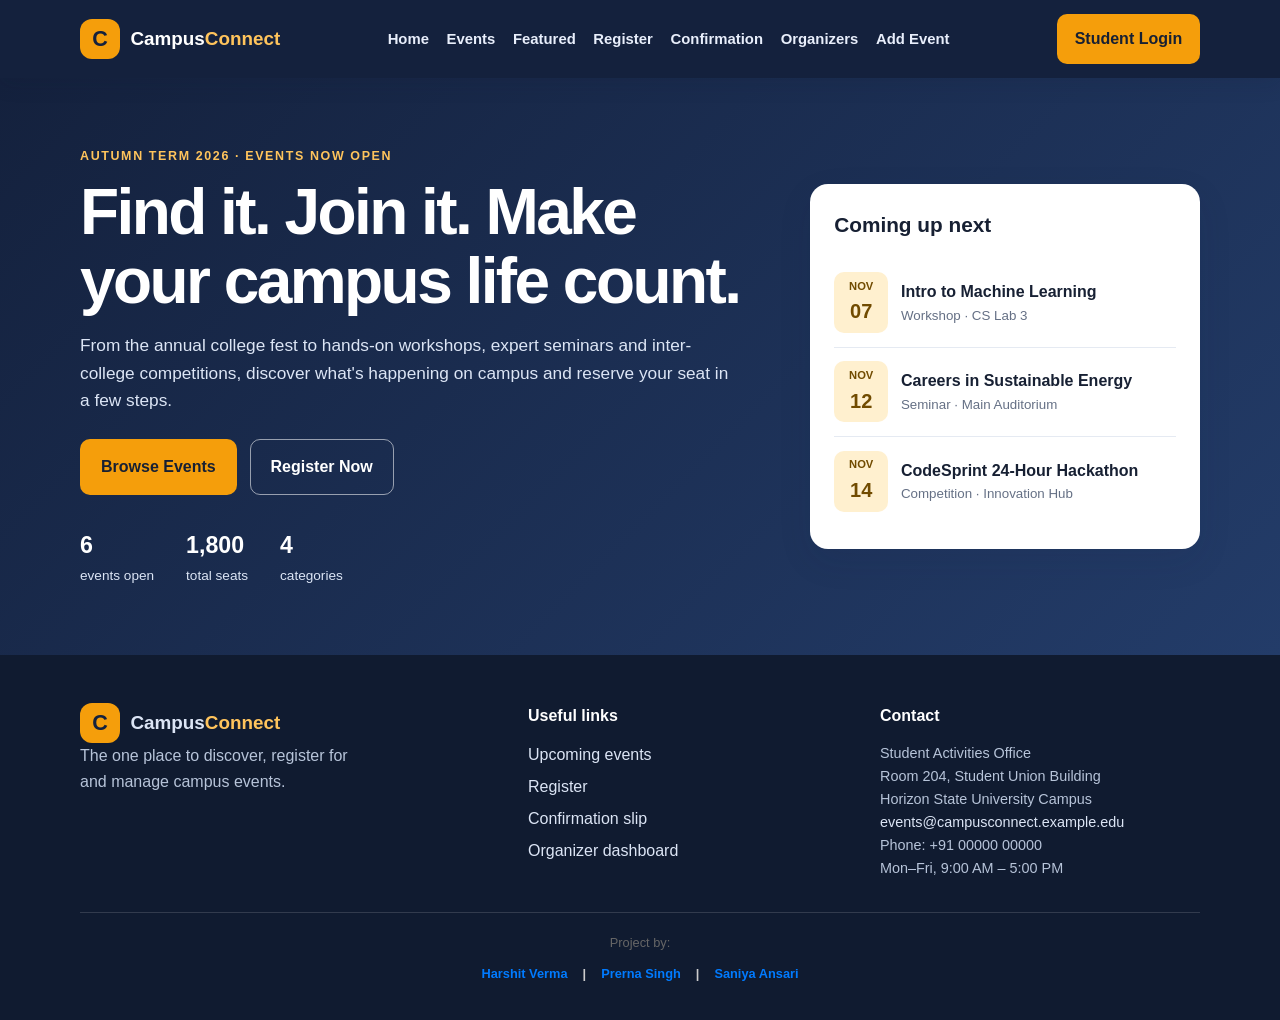
<file: index.html>
<!DOCTYPE html>
<html lang="en">

<head>
  <meta charset="utf-8" />
  <meta content="width=device-width, initial-scale=1.0" name="viewport" />
  <title>CampusConnect | Home</title>
  <meta content="CampusConnect campus event management and registration portal." name="description" />
  <link href="style.css" rel="stylesheet" />
</head>

<body id="top">
  <a class="skip-link" href="#main">Skip to main content</a>

  <header class="site-header">
    <div class="container header-inner">
      <a aria-label="CampusConnect home" class="brand" href="index.html">
        <span aria-hidden="true" class="brand-mark">C</span>
        <span class="brand-text">Campus<strong>Connect</strong></span>
      </a>

      <nav aria-label="Primary" class="main-nav">
        <ul>
          <li><a href="index.html">Home</a></li>
          <li><a href="events.html">Events</a></li>
          <li><a href="featured.html">Featured</a></li>
          <li><a href="register.html">Register</a></li>
          <li><a href="confirmation.html">Confirmation</a></li>
          <li><a href="dashboard.html">Organizers</a></li>
          <li><a href="add event.html">Add Event</a></li>
        </ul>
      </nav>

      <!-- Placeholder: a real login page would need a backend -->
      <a class="btn btn-accent header-cta" href="login.html">Student Login</a>
    </div>
  </header>


  <main id="main">
    <section aria-labelledby="hero-title" class="hero">
      <div class="container hero-grid">
        <div class="hero-copy">
          <p class="eyebrow">Autumn Term 2026 &middot; Events now open</p>
          <h1 id="hero-title">Find it. Join it. Make your campus life count.</h1>
          <p class="hero-lead">
            From the annual college fest to hands-on workshops, expert seminars and
            inter-college competitions, discover what's happening on campus and
            reserve your seat in a few steps.
          </p>

          <div class="hero-actions">
            <a class="btn btn-accent btn-lg" href="events.html">Browse Events</a>
            <a class="btn btn-ghost btn-lg" href="register.html">Register Now</a>
          </div>

          <ul aria-label="Portal highlights" class="hero-stats">
            <li><strong>6</strong><span>events open</span></li>
            <li><strong>1,800</strong><span>total seats</span></li>
            <li><strong>4</strong><span>categories</span></li>
          </ul>
        </div>

        <aside aria-labelledby="coming-up-title" class="hero-card">
          <h2 id="coming-up-title">Coming up next</h2>
          <ul class="mini-list">
            <li>
              <span aria-hidden="true" class="date-tile"><b>NOV</b><i>07</i></span>
              <span>
                <strong>Intro to Machine Learning</strong>
                <small>Workshop &middot; CS Lab 3</small>
              </span>
            </li>
            <li>
              <span aria-hidden="true" class="date-tile"><b>NOV</b><i>12</i></span>
              <span>
                <strong>Careers in Sustainable Energy</strong>
                <small>Seminar &middot; Main Auditorium</small>
              </span>
            </li>
            <li>
              <span aria-hidden="true" class="date-tile"><b>NOV</b><i>14</i></span>
              <span>
                <strong>CodeSprint 24-Hour Hackathon</strong>
                <small>Competition &middot; Innovation Hub</small>
              </span>
            </li>
          </ul>
        </aside>
      </div>
    </section>
  </main>

  <footer class="site-footer">
    <div class="container footer-grid">
      <div>
        <a aria-label="CampusConnect home" class="brand brand-light" href="index.html">
          <span aria-hidden="true" class="brand-mark">C</span>
          <span class="brand-text">Campus<strong>Connect</strong></span>
        </a>
        <p class="footer-about">The one place to discover, register for and manage campus events.</p>
      </div>

      <nav aria-labelledby="footer-links-title">
        <h2 id="footer-links-title">Useful links</h2>
        <ul>
          <li><a href="events.html">Upcoming events</a></li>
          <li><a href="register.html">Register</a></li>
          <li><a href="confirmation.html">Confirmation slip</a></li>
          <li><a href="dashboard.html">Organizer dashboard</a></li>
        </ul>
      </nav>

      <section aria-labelledby="footer-contact-title">
        <h2 id="footer-contact-title">Contact</h2>
        <address>
          Student Activities Office<br />
          Room 204, Student Union Building<br />
          Horizon State University Campus<br />
          <a href="mailto:events@campusconnect.example.edu">events@campusconnect.example.edu</a><br />
          Phone: +91 00000 00000<br />
          Mon&ndash;Fri, 9:00 AM &ndash; 5:00 PM
        </address>
      </section>
    </div>

    <div class="container footer-bottom" style="text-align: center; padding: 20px 0; font-family: sans-serif;">
      <p style="margin-bottom: 10px; color: #666;">Project by:</p>
      <div style="display: flex; justify-content: center; gap: 15px; font-weight: bold;">
        <a href="#" style="color: #007bff; text-decoration: none;">Harshit Verma</a>
        <span style="color: #ccc;">|</span>
        <a href="#" style="color: #007bff; text-decoration: none;">Prerna Singh</a>
        <span style="color: #ccc;">|</span>
        <a href="#" style="color: #007bff; text-decoration: none;">Saniya Ansari</a>
      </div>

    
  </footer>
</body>

</html>
</file>
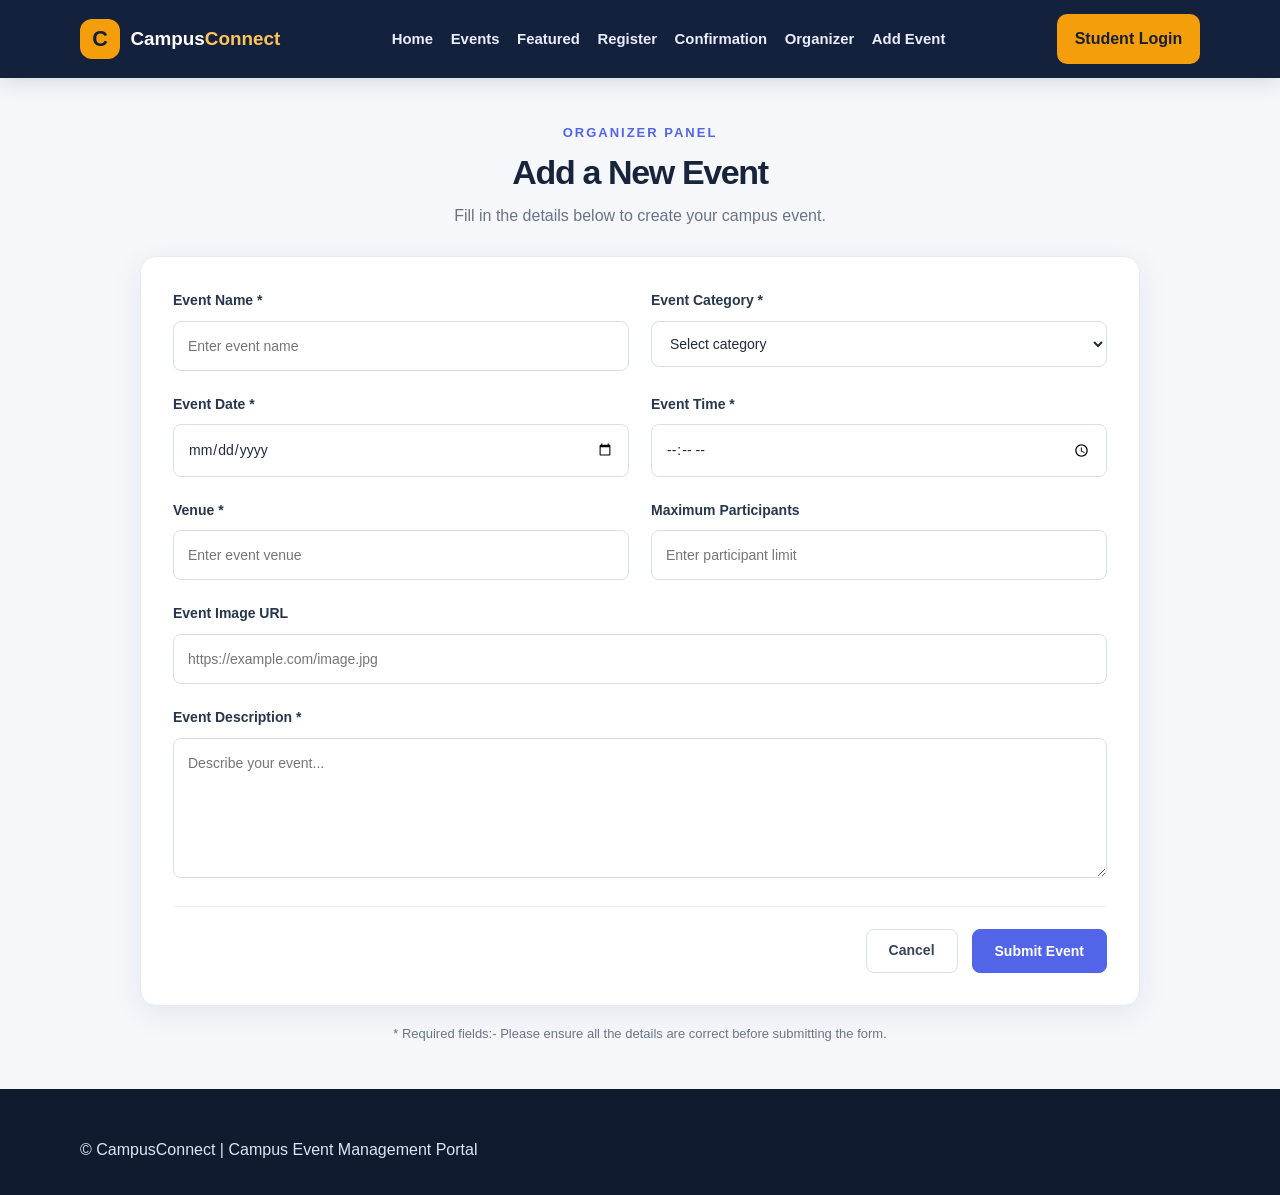
<file: add event.html>
<!DOCTYPE html>
<html lang="en">
<head>
    <meta charset="UTF-8">
    <meta name="viewport" content="width=device-width, initial-scale=1.0">
    <title>Add Event | CampusConnect</title>
    <link rel="stylesheet" href="style.css">
</head>

<body class="add-event-page">

    <header class="site-header">
        <div class="container header-inner">
            <a class="brand" href="index.html">
                <span class="brand-mark">C</span>
                <span class="brand-text">Campus<strong>Connect</strong></span>
            </a>

            <nav class="main-nav" aria-label="Main navigation">
                <ul>
                    <li><a href="index.html">Home</a></li>
                    <li><a href="events.html">Events</a></li>
                    <li><a href="featured.html">Featured</a></li>
                    <li><a href="register.html">Register</a></li>
                    <li><a href="confirmation.html">Confirmation</a></li>
                    <li><a href="dashboard.html">Organizer</a></li>
                    <li><a href="add event.html">Add Event</a></li>
                </ul>
            </nav>

            <a aria-current="page" class="btn btn-accent header-cta" href="login.html">Student Login</a>
    
        </div>
    </header>

    <main class="add-event-main">
        <section class="add-event-heading">
            <p class="add-event-label">ORGANIZER PANEL</p>
            <h1>Add a New Event</h1>
            <p>Fill in the details below to create your campus event.</p>
        </section>

        <section class="add-event-card">
            <form action="#" method="get">

                <div class="add-event-form-grid">
                    <div class="add-event-field">
                        <label for="event-name">Event Name *</label>
                        <input type="text" id="event-name" name="event_name"
                               placeholder="Enter event name" required>
                    </div>

                    <div class="add-event-field">
                        <label for="event-category">Event Category *</label>
                        <select id="event-category" name="category" required>
                            <option value="">Select category</option>
                            <option value="Technical">Technical</option>
                            <option value="Cultural">Cultural</option>
                            <option value="Sports">Sports</option>
                            <option value="Workshop">Workshop</option>
                            <option value="Seminar">Seminar</option>
                            <option value="Other">Other</option>
                        </select>
                    </div>

                    <div class="add-event-field">
                        <label for="event-date">Event Date *</label>
                        <input type="date" id="event-date" name="event_date" required>
                    </div>

                    <div class="add-event-field">
                        <label for="event-time">Event Time *</label>
                        <input type="time" id="event-time" name="event_time" required>
                    </div>

                    <div class="add-event-field">
                        <label for="event-venue">Venue *</label>
                        <input type="text" id="event-venue" name="venue"
                               placeholder="Enter event venue" required>
                    </div>

                    <div class="add-event-field">
                        <label for="event-capacity">Maximum Participants</label>
                        <input type="number" id="event-capacity" name="capacity"
                               min="1" placeholder="Enter participant limit">
                    </div>

                    <div class="add-event-field add-event-full">
                        <label for="event-image">Event Image URL</label>
                        <input type="url" id="event-image" name="image_url"
                               placeholder="https://example.com/image.jpg">
                    </div>

                    <div class="add-event-field add-event-full">
                        <label for="event-description">Event Description *</label>
                        <textarea id="event-description" name="description"
                                  rows="5" placeholder="Describe your event..."
                                  required></textarea>
                    </div>
                </div>

                <div class="add-event-actions">
                    <a href="dashboard.html" class="add-event-cancel">
                        Cancel
                    </a>
                    <button type="submit" class="add-event-submit">
                        Submit Event
                    </button>
                </div>

            </form>
        </section>

        <p class="add-event-note">
            * Required fields:- Please ensure all the details are correct before submitting the form.
        </p>
    </main>

    <footer class="site-footer">
        <div class="container">
            <p>© CampusConnect | Campus Event Management Portal</p>
        </div>
    </footer>

</body>
</html>
</file>
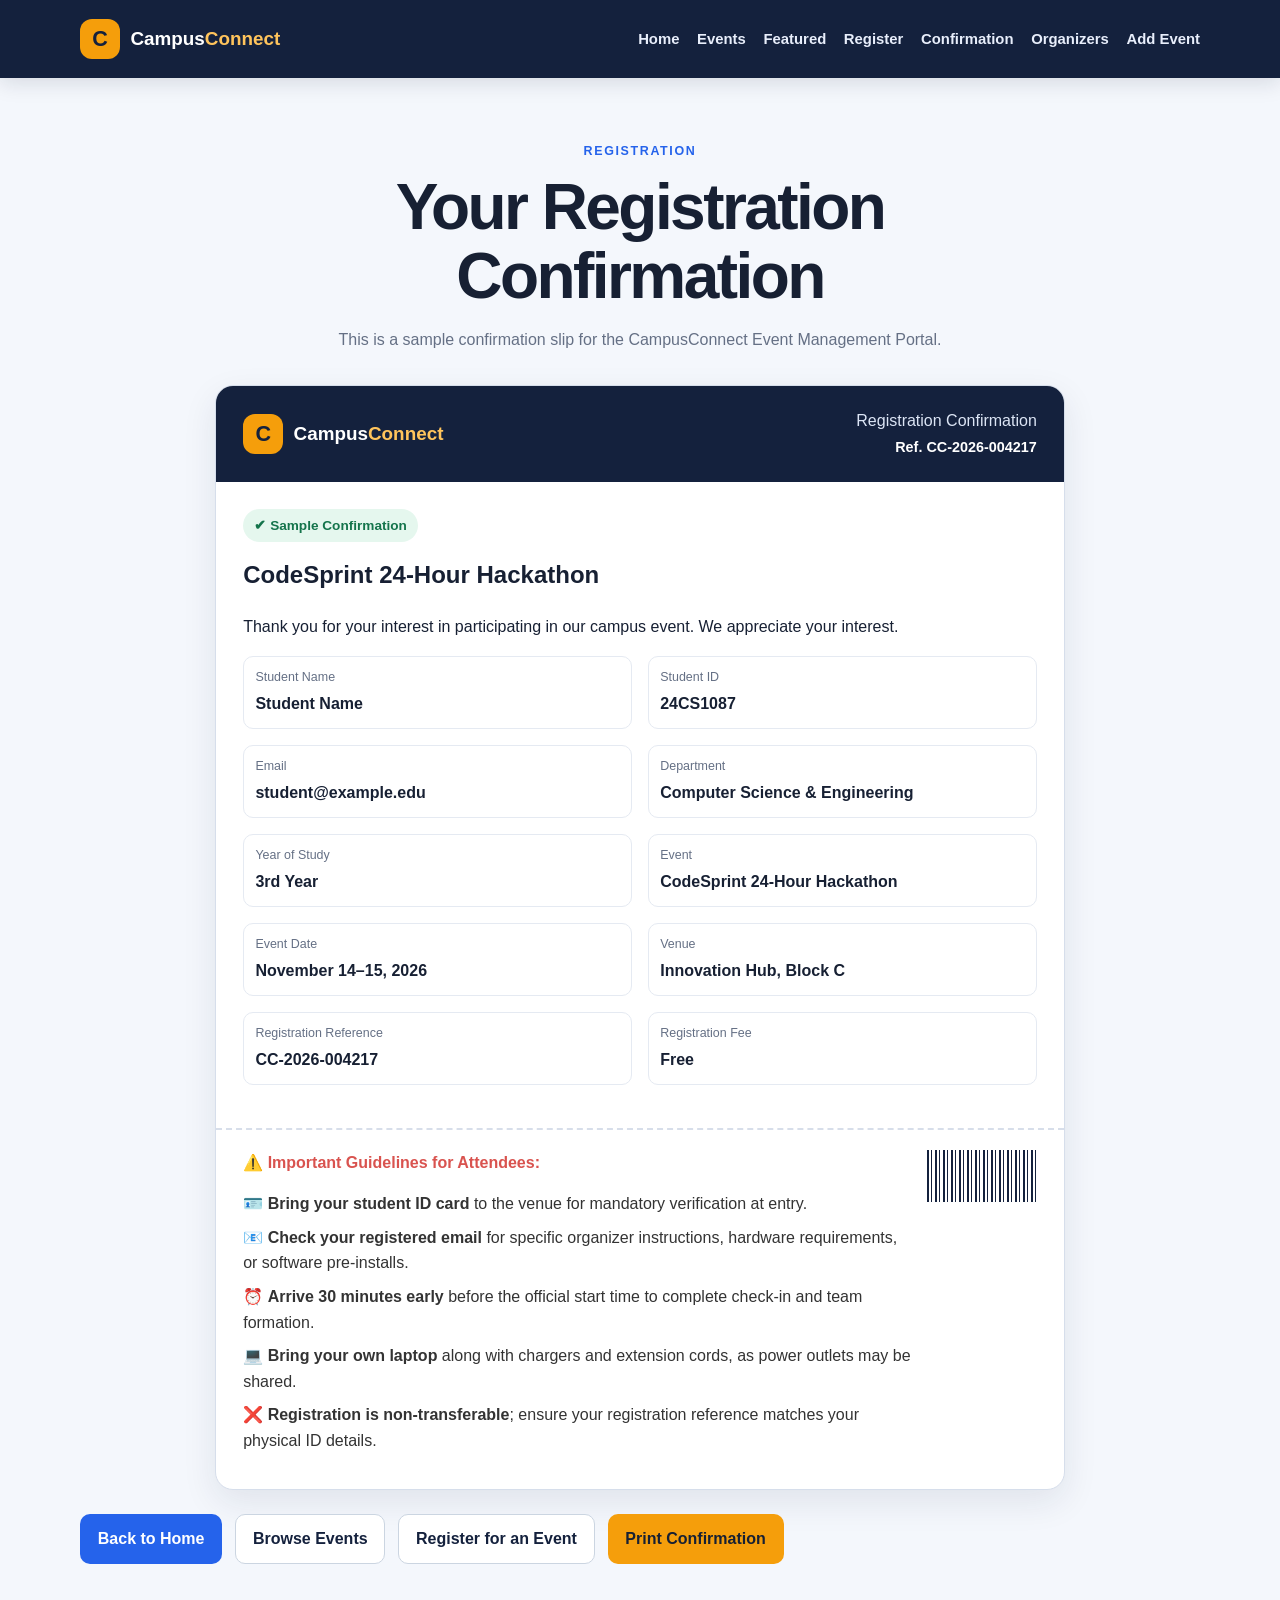
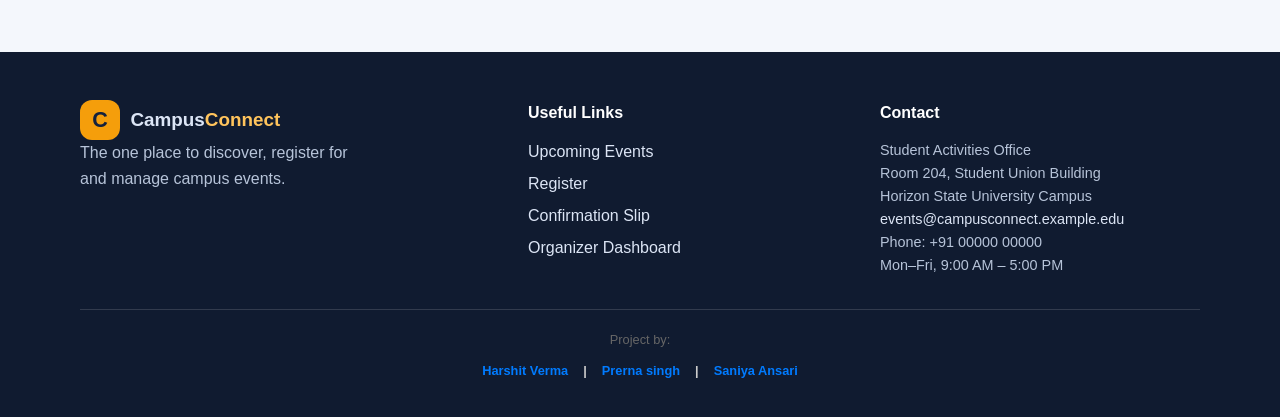
<file: confirmation.html>
<!DOCTYPE html>
<html lang="en">
<head>
    <meta charset="UTF-8">
    <meta name="viewport" content="width=device-width, initial-scale=1.0">

    <title>CampusConnect | Confirmation Slip</title>

    <link rel="stylesheet" href="style.css">
</head>

<body id="top">
    <a class="skip-link" href="#main">Skip to main content</a>

    <!-- Header -->
    <header class="site-header">
        <div class="container header-inner">

            <a  arial-label="campus connect home" class="brand" href="index.html">
                <span arial-hidden="true" class="brand-mark">C</span>
                <span class="brand-text">Campus<strong>Connect</strong></span>
            </a>

            <nav class="main-nav" aria-label="Primary">
                <ul>
                    <li><a href="index.html">Home</a></li>
                    <li><a href="events.html">Events</a></li>
                    <li><a href="featured.html">Featured</a></li>
                    <li><a href="register.html">Register</a></li>
                    <li><a href="confirmation.html">Confirmation</a></li>
                    <li><a href="dashboard.html">Organizers</a></li>
                    <li><a href="add event.html">Add Event</a></li>
                </ul>
            </nav>

        </div>
    </header>

    <!-- Page Content -->
    <main id="main" class="section section-tint">
        <div class="container">

            <div class="section-head">
                <p class="eyebrow eyebrow-dark">Registration</p>
                <h1>Your Registration Confirmation</h1>
                <p class="section-lead">
                    This is a sample confirmation slip for the
                    CampusConnect Event Management Portal.
                </p>
            </div>

            <!-- Confirmation Slip -->
            <article class="slip">

                <header class="slip-head">

                    <div class="brand brand-light">
                        <span class="brand-mark">C</span>
                        <span class="brand-text">
                            Campus<strong>Connect</strong>
                        </span>
                    </div>

                    <div class="slip-title">
                        <p>Registration Confirmation</p>
                        <strong>Ref. CC-2026-004217</strong>
                    </div>

                </header>

                <div class="slip-body">

                    <p class="slip-status">
                        &#10004; Sample Confirmation
                    </p>

                    <h2>CodeSprint 24-Hour Hackathon</h2>

                    <p>
                        Thank you for your interest in participating
                        in our campus event. We appreciate your interest.
                    </p>

                    <dl class="slip-grid">

                        <div>
                            <dt>Student Name</dt>
                            <dd>Student Name</dd>
                        </div>

                        <div>
                            <dt>Student ID</dt>
                            <dd>24CS1087</dd>
                        </div>

                        <div>
                            <dt>Email</dt>
                            <dd>student@example.edu</dd>
                        </div>

                        <div>
                            <dt>Department</dt>
                            <dd>Computer Science &amp; Engineering</dd>
                        </div>

                        <div>
                            <dt>Year of Study</dt>
                            <dd>3rd Year</dd>
                        </div>

                        <div>
                            <dt>Event</dt>
                            <dd>CodeSprint 24-Hour Hackathon</dd>
                        </div>

                        <div>
                            <dt>Event Date</dt>
                            <dd>November 14–15, 2026</dd>
                        </div>

                        <div>
                            <dt>Venue</dt>
                            <dd>Innovation Hub, Block C</dd>
                        </div>

                        <div>
                            <dt>Registration Reference</dt>
                            <dd>CC-2026-004217</dd>
                        </div>

                        <div>
                            <dt>Registration Fee</dt>
                            <dd>Free</dd>
                        </div>

                    </dl>

                </div>

                <div class="slip-divider"></div>

                <footer class="slip-foot">


                    <div class="important-notices" style="font-family: Arial, sans-serif; line-height: 1.6; color: #333;">
                        <p style="font-weight: bold; color: #d9534f; margin-bottom: 10px;">⚠️ Important Guidelines for Attendees:</p>
                        <ul style="list-style-type: none; padding-left: 0;">
                            <li style="margin-bottom: 8px;">🪪 <strong>Bring your student ID card</strong> to the venue for mandatory verification at entry.</li>
                            <li style="margin-bottom: 8px;">📧 <strong>Check your registered email</strong> for specific organizer instructions, hardware requirements, or software pre-installs.</li>
                            <li style="margin-bottom: 8px;">⏰ <strong>Arrive 30 minutes early</strong> before the official start time to complete check-in and team formation.</li>
                            <li style="margin-bottom: 8px;">💻 <strong>Bring your own laptop</strong> along with chargers and extension cords, as power outlets may be shared.</li>
                            <li style="margin-bottom: 8px;">❌ <strong>Registration is non-transferable</strong>; ensure your registration reference matches your physical ID details.</li>
                        </ul>
                    </div>

                    

                    <div class="barcode"
                         role="img"
                         aria-label="Sample barcode graphic">
                    </div>

                </footer>

            </article>

            <!-- Action Buttons -->
            <div class="hero-actions" style="margin-top: 24px; ">

                <a class="btn btn-primary" href="index.html">
                    Back to Home
                </a>

                <a class="btn btn-outline" href="events.html">
                    Browse Events
                </a>

                <a class="btn btn-outline" href="register.html">
                    Register for an Event
                </a>

                <button class="btn btn-accent" type="button"
                        onclick="window.print()">
                    Print Confirmation
                </button>

            </div>

            

        </div>
    </main>

    <!-- Footer -->
    <footer class="site-footer">
        <div class="container footer-grid">

            <div>
                <a class="brand brand-light" href="index.html">
                    <span class="brand-mark">C</span>
                    <span class="brand-text">
                        Campus<strong>Connect</strong>
                    </span>
                </a>

                <p class="footer-about">
                    The one place to discover, register for
                    and manage campus events.
                </p>
            </div>

            <nav aria-label="Footer navigation">
                <h2>Useful Links</h2>
                <ul>
                    <li><a href="events.html">Upcoming Events</a></li>
                    <li><a href="register.html">Register</a></li>
                    <li><a href="confirmation.html">Confirmation Slip</a></li>
                    <li><a href="dashboard.html">Organizer Dashboard</a></li>
                </ul>
            </nav>


           <section aria-labelledby="footer-contact-title">
            <h2 id="footer-contact-title">Contact</h2>
            <address>
                Student Activities Office<br />
                Room 204, Student Union Building<br />
                Horizon State University Campus<br />
                <a href="mailto:events@campusconnect.example.edu">events@campusconnect.example.edu</a><br />
                Phone: +91 00000 00000<br />
                Mon&ndash;Fri, 9:00 AM &ndash; 5:00 PM
            </address>
      </section>


      
</div>
        <div class="container footer-bottom" style="text-align: center; padding: 20px 0; font-family: sans-serif;">
            <p style="margin-bottom: 10px; color: #666;">Project by:</p>
            <div style="display: flex; justify-content: center; gap: 15px; font-weight: bold;">
            <a href="#" style="color: #007bff; text-decoration: none;">Harshit Verma</a>
            <span style="color: #ccc;">|</span>
            <a href="#" style="color: #007bff; text-decoration: none;">Prerna singh</a>
            <span style="color: #ccc;">|</span>
            <a href="#" style="color: #007bff; text-decoration: none;">Saniya Ansari</a>
        </div>
</div>


        
    </footer>

</body>
</html>
</file>
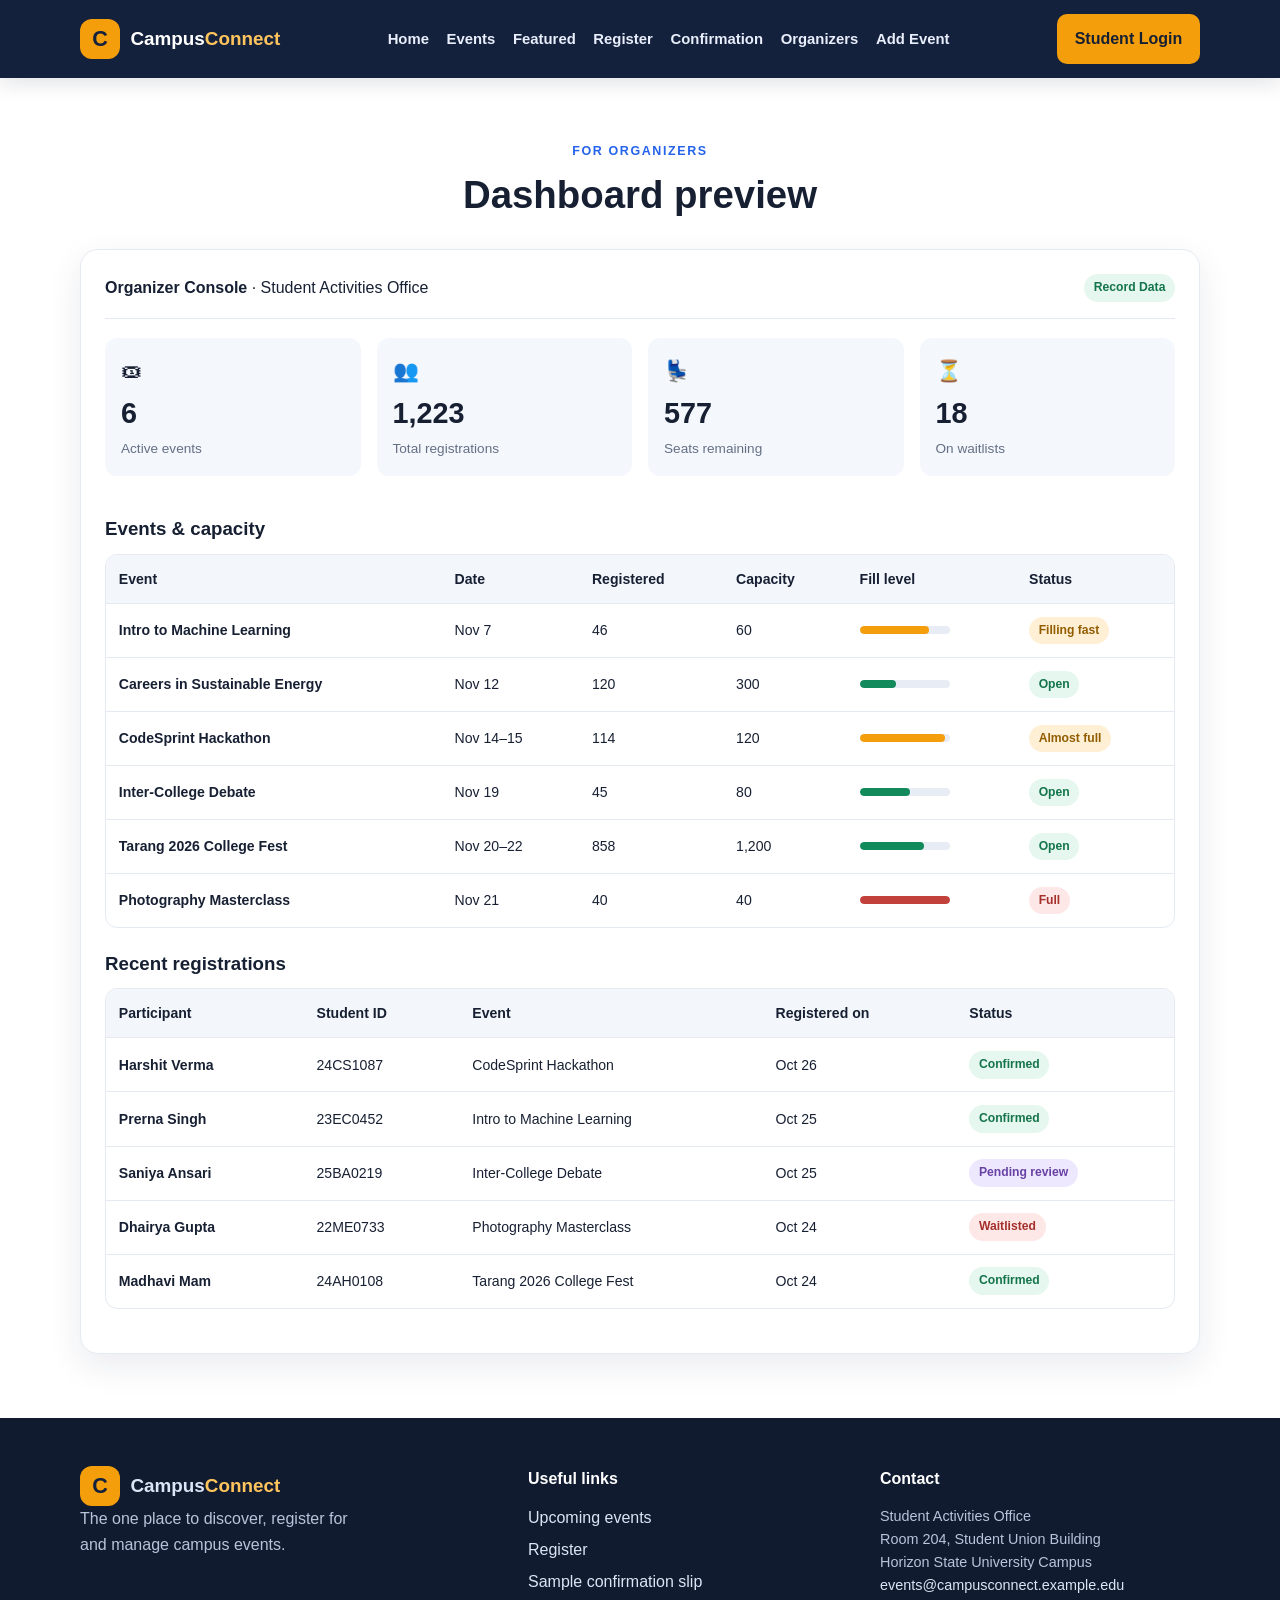
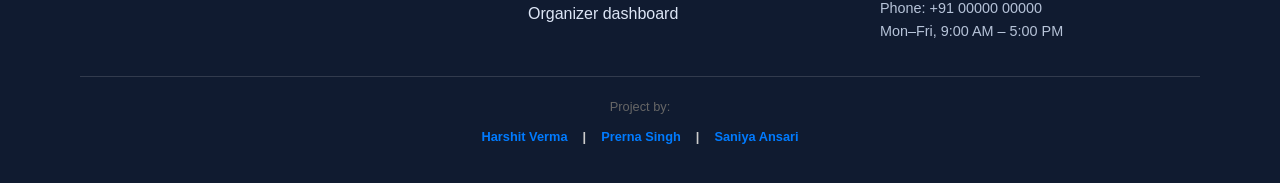
<file: dashboard.html>
<!DOCTYPE html>
<html lang="en">

<head>
  <meta charset="utf-8" />
  <meta content="width=device-width, initial-scale=1.0" name="viewport" />
  <title>CampusConnect | Organizer Dashboard</title>
  <meta content="CampusConnect campus event management and registration portal." name="description" />
  <link href="style.css" rel="stylesheet" />
</head>

<body id="top">
  <a class="skip-link" href="#main">Skip to main content</a>

  <header class="site-header">
    <div class="container header-inner">
      <a aria-label="CampusConnect home" class="brand" href="index.html">
        <span aria-hidden="true" class="brand-mark">C</span>
        <span class="brand-text">Campus<strong>Connect</strong></span>
      </a>

      <nav aria-label="Primary" class="main-nav">
        <ul>
          <li><a href="index.html">Home</a></li>
          <li><a href="events.html">Events</a></li>
          <li><a href="featured.html">Featured</a></li>
          <li><a href="register.html">Register</a></li>
          <li><a href="confirmation.html">Confirmation</a></li>
          <li><a href="dashboard.html">Organizers</a></li>
          <li><a href="add event.html">Add Event</a></li>
        </ul>
      </nav>

      <!-- Placeholder: a real login page would need a backend -->
      <a class="btn btn-accent header-cta" href="login.html" >Student Login</a>
    </div>
  </header>

 

  <main id="main">
    <section aria-labelledby="dash-title" class="section" id="dashboard">
      <div class="container">
        <div class="section-head">
          <p class="eyebrow eyebrow-dark">For organizers</p>
          <h2 id="dash-title">Dashboard preview</h2>
          
        </div>

        <div class="dash">
          <div class="dash-bar">
            <p><strong>Organizer Console</strong> &middot; Student Activities Office</p>
            <span class="seat-chip ok">Record Data</span>
          </div>

          <ul aria-label="Summary statistics" class="stat-grid">
            <li>
              <span aria-hidden="true" class="stat-icon">🎟</span>
              <strong>6</strong>
              <span>Active events</span>
            </li>
            <li>
              <span aria-hidden="true" class="stat-icon">👥</span>
              <strong id="total-regs">1,223</strong>
              <span>Total registrations</span>
            </li>
            <li>
              <span aria-hidden="true" class="stat-icon">💺</span>
              <strong>577</strong>
              <span>Seats remaining</span>
            </li>
            <li>
              <span aria-hidden="true" class="stat-icon">⏳</span>
              <strong>18</strong>
              <span>On waitlists</span>
            </li>
          </ul>

          <h3 class="table-title" id="events-table-title">Events &amp; capacity</h3>
          <div aria-labelledby="events-table-title" class="table-wrap" role="region" tabindex="0">
            <table>
              <thead>
                <tr>
                  <th scope="col">Event</th>
                  <th scope="col">Date</th>
                  <th scope="col">Registered</th>
                  <th scope="col">Capacity</th>
                  <th scope="col">Fill level</th>
                  <th scope="col">Status</th>
                </tr>
              </thead>
              <tbody id="reg-body">
                <tr>
                  <th scope="row">Intro to Machine Learning</th>
                  <td>Nov 7</td>
                  <td>46</td>
                  <td>60</td>
                  <td>
                    <div aria-label="77 percent full" class="meter meter-sm fill-77 is-low" role="img"><span></span></div>
                  </td>
                  <td><span class="seat-chip low">Filling fast</span></td>
                </tr>
                <tr>
                  <th scope="row">Careers in Sustainable Energy</th>
                  <td>Nov 12</td>
                  <td>120</td>
                  <td>300</td>
                  <td>
                    <div aria-label="40 percent full" class="meter meter-sm fill-40" role="img"><span></span></div>
                  </td>
                  <td><span class="seat-chip ok">Open</span></td>
                </tr>
                <tr>
                  <th scope="row">CodeSprint Hackathon</th>
                  <td>Nov 14&ndash;15</td>
                  <td>114</td>
                  <td>120</td>
                  <td>
                    <div aria-label="95 percent full" class="meter meter-sm fill-95 is-low" role="img"><span></span></div>
                  </td>
                  <td><span class="seat-chip low">Almost full</span></td>
                </tr>
                <tr>
                  <th scope="row">Inter-College Debate</th>
                  <td>Nov 19</td>
                  <td>45</td>
                  <td>80</td>
                  <td>
                    <div aria-label="56 percent full" class="meter meter-sm fill-56" role="img"><span></span></div>
                  </td>
                  <td><span class="seat-chip ok">Open</span></td>
                </tr>
                <tr>
                  <th scope="row">Tarang 2026 College Fest</th>
                  <td>Nov 20&ndash;22</td>
                  <td>858</td>
                  <td>1,200</td>
                  <td>
                    <div aria-label="72 percent full" class="meter meter-sm fill-72" role="img"><span></span></div>
                  </td>
                  <td><span class="seat-chip ok">Open</span></td>
                </tr>
                <tr>
                  <th scope="row">Photography Masterclass</th>
                  <td>Nov 21</td>
                  <td>40</td>
                  <td>40</td>
                  <td>
                    <div aria-label="100 percent full" class="meter meter-sm fill-100 is-full" role="img"><span></span></div>
                  </td>
                  <td><span class="seat-chip full">Full</span></td>
                </tr>
              </tbody>
            </table>
          </div>

          <h3 class="table-title" id="people-table-title">Recent registrations</h3>
          <div aria-labelledby="people-table-title" class="table-wrap" role="region" tabindex="0">
            <table>
              <thead>
                <tr>
                  <th scope="col">Participant</th>
                  <th scope="col">Student ID</th>
                  <th scope="col">Event</th>
                  <th scope="col">Registered on</th>
                  <th scope="col">Status</th>
                </tr>
              </thead>
              <tbody>
                <tr>
                  <th scope="row">Harshit Verma</th>
                  <td>24CS1087</td>
                  <td>CodeSprint Hackathon</td>
                  <td>Oct 26</td>
                  <td><span class="seat-chip ok">Confirmed</span></td>
                </tr>
                <tr>
                  <th scope="row">Prerna Singh</th>
                  <td>23EC0452</td>
                  <td>Intro to Machine Learning</td>
                  <td>Oct 25</td>
                  <td><span class="seat-chip ok">Confirmed</span></td>
                </tr>
                <tr>
                  <th scope="row">Saniya Ansari</th>
                  <td>25BA0219</td>
                  <td>Inter-College Debate</td>
                  <td>Oct 25</td>
                  <td><span class="seat-chip pending">Pending review</span></td>
                </tr>
                <tr>
                  <th scope="row">Dhairya Gupta</th>
                  <td>22ME0733</td>
                  <td>Photography Masterclass</td>
                  <td>Oct 24</td>
                  <td><span class="seat-chip full">Waitlisted</span></td>
                </tr>
                <tr>
                  <th scope="row">Madhavi Mam</th>
                  <td>24AH0108</td>
                  <td>Tarang 2026 College Fest</td>
                  <td>Oct 24</td>
                  <td><span class="seat-chip ok">Confirmed</span></td>
                </tr>
              </tbody>
            </table>
          </div>
        </div>
      </div>
    </section>
  </main>

  <footer class="site-footer">
    <div class="container footer-grid">
      <div>
        <a aria-label="CampusConnect home" class="brand brand-light" href="index.html">
          <span aria-hidden="true" class="brand-mark">C</span>
          <span class="brand-text">Campus<strong>Connect</strong></span>
        </a>
        <p class="footer-about">The one place to discover, register for and manage campus events.</p>
      </div>

      <nav aria-labelledby="footer-links-title">
        <h2 id="footer-links-title">Useful links</h2>
        <ul>
          <li><a href="events.html">Upcoming events</a></li>
          <li><a href="register.html">Register</a></li>
          <li><a href="confirmation.html">Sample confirmation slip</a></li>
          <li><a href="dashboard.html">Organizer dashboard</a></li>
        </ul>
      </nav>


      <section aria-labelledby="footer-contact-title">
        <h2 id="footer-contact-title">Contact</h2>
        <address>
          Student Activities Office<br />
          Room 204, Student Union Building<br />
          Horizon State University Campus<br />
          <a href="mailto:events@campusconnect.example.edu">events@campusconnect.example.edu</a><br />
          Phone: +91 00000 00000<br />
          Mon&ndash;Fri, 9:00 AM &ndash; 5:00 PM
        </address>
      </section>
    </div>
      
      <div class="container footer-bottom" style="text-align: center; padding: 20px 0; font-family: sans-serif;">
        <p style="margin-bottom: 10px; color: #666;">Project by:</p>
        <div style="display: flex; justify-content: center; gap: 15px; font-weight: bold;">
          <a href="#" style="color: #007bff; text-decoration: none;">Harshit Verma</a>
          <span style="color: #ccc;">|</span>
          <a href="#" style="color: #007bff; text-decoration: none;">Prerna Singh</a>
          <span style="color: #ccc;">|</span>
          <a href="#" style="color: #007bff; text-decoration: none;">Saniya Ansari</a>
      </div>
    

   
  </footer>
</body>

</html>
</file>
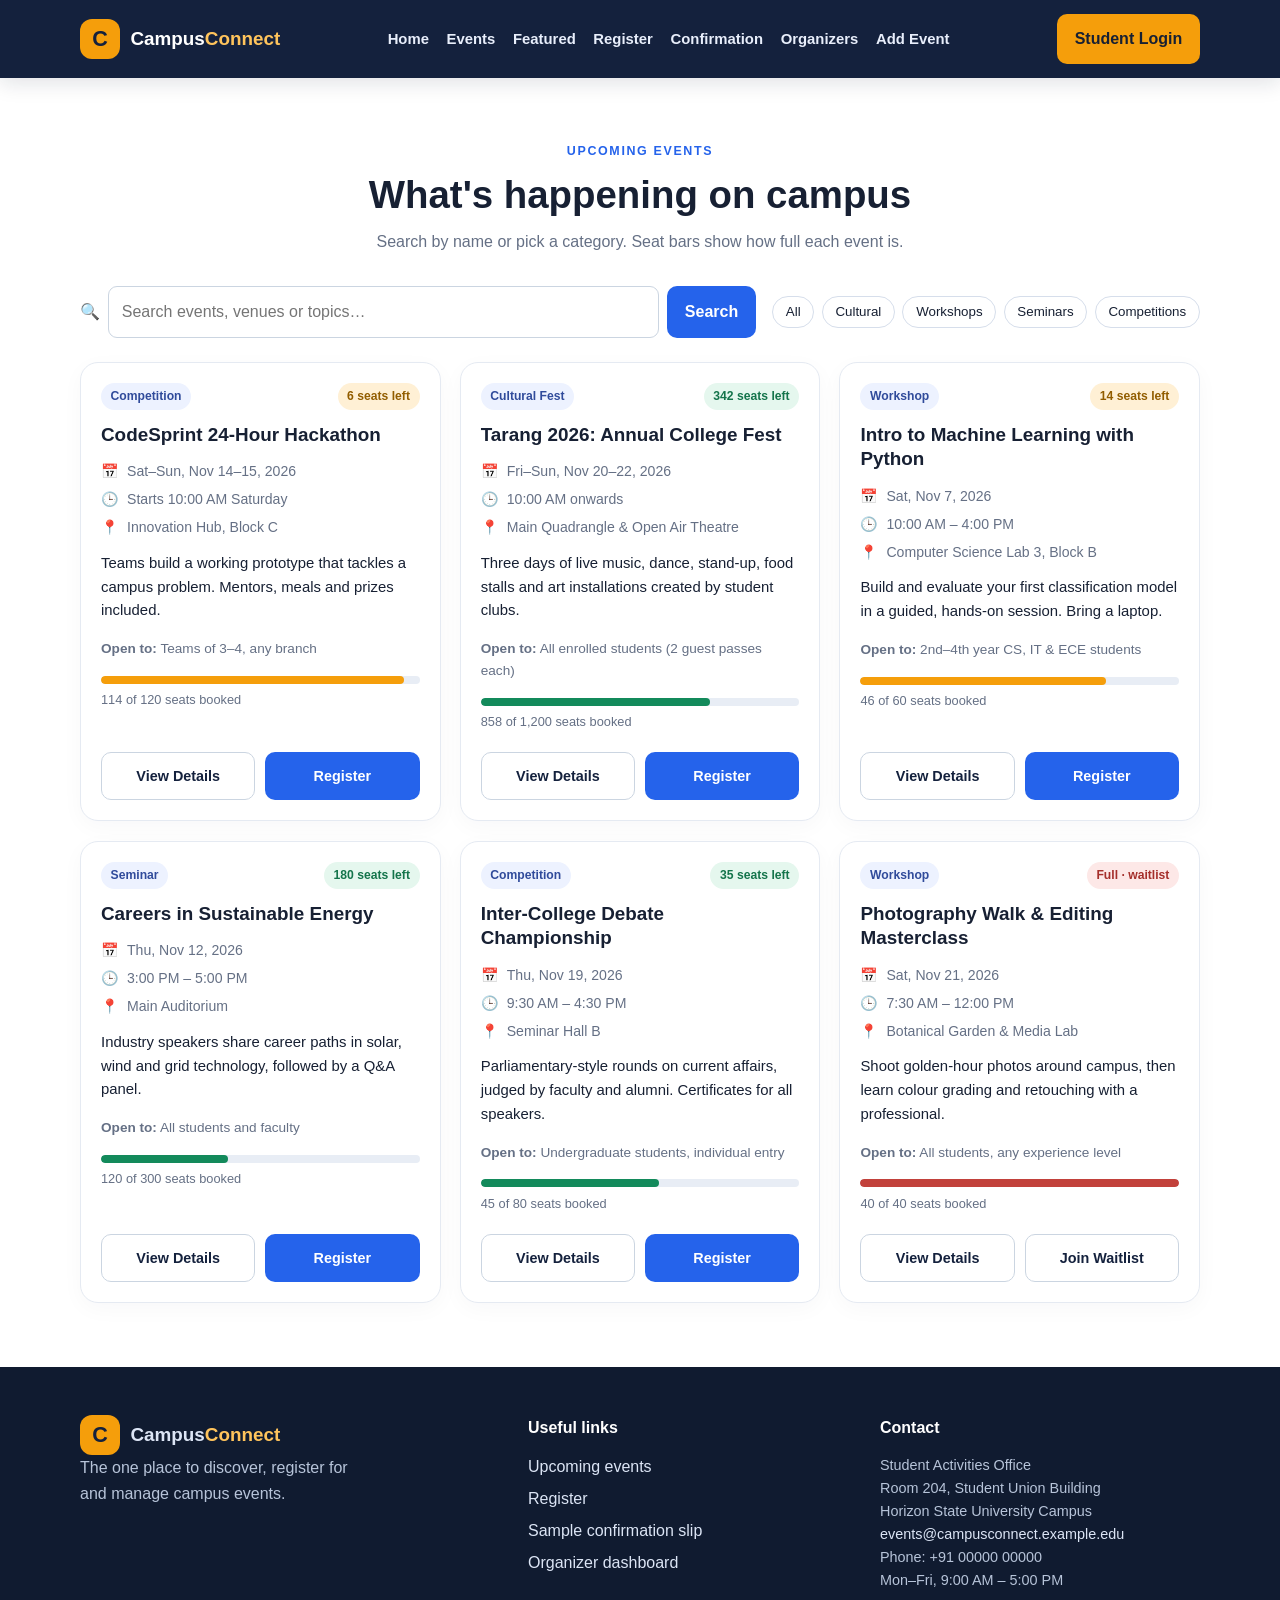
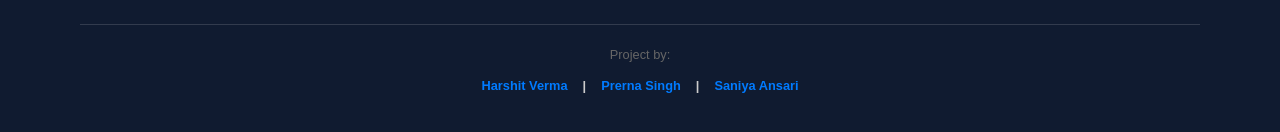
<file: events.html>
<!DOCTYPE html>
<html lang="en">

<head>
  <meta charset="utf-8" />
  <meta content="width=device-width, initial-scale=1.0" name="viewport" />
  <title>CampusConnect | Events</title>
  <meta content="CampusConnect campus event management and registration portal." name="description" />
  <link href="style.css" rel="stylesheet" />
</head>

<body id="top">
  <a class="skip-link" href="#main">Skip to main content</a>

  <header class="site-header">
    <div class="container header-inner">
      <a aria-label="CampusConnect home" class="brand" href="index.html">
        <span aria-hidden="true" class="brand-mark">C</span>
        <span class="brand-text">Campus<strong>Connect</strong></span>
      </a>

      <nav aria-label="Primary" class="main-nav">
        <ul>
          <li><a href="index.html">Home</a></li>
          <li><a href="events.html">Events</a></li>
          <li><a href="featured.html">Featured</a></li>
          <li><a href="register.html">Register</a></li>
          <li><a href="confirmation.html">Confirmation</a></li>
          <li><a href="dashboard.html">Organizers</a></li>
          <li><a href="add event.html">Add Event</a></li>
        </ul>
      </nav>

      <!-- Placeholder: a real login page would need a backend -->
      <a class="btn btn-accent header-cta" href="login.html">Student Login</a>
    </div>
  </header>

  

  <main id="main">
    <section aria-labelledby="events-title" class="section" id="events">
      <div class="container">
        <div class="section-head">
          <p class="eyebrow eyebrow-dark">Upcoming events</p>
          <h2 id="events-title">What's happening on campus</h2>
          <p class="section-lead">Search by name or pick a category. Seat bars show how full each event is.</p>
        </div>

        <!-- Visual-only search and filters (no JavaScript, so they don't filter) -->
        <div class="toolbar">
          <form action="#events" class="search" method="get" role="search">
            <label class="sr-only" for="event-search">Search events</label>
            <span aria-hidden="true" class="search-icon">🔍</span>
            <input id="event-search" name="q" placeholder="Search events, venues or topics&hellip;" type="search" />
            <button class="btn btn-primary" type="button">Search</button>
          </form>

          <ul aria-label="Filter events by category" class="chips">
            <li><button aria-pressed="true" class="chip" type="button">All</button></li>
            <li><button aria-pressed="false" class="chip chip-cultural" type="button">Cultural</button></li>
            <li><button aria-pressed="false" class="chip chip-workshop" type="button">Workshops</button></li>
            <li><button aria-pressed="false" class="chip chip-seminar" type="button">Seminars</button></li>
            <li><button aria-pressed="false" class="chip chip-competition" type="button">Competitions</button></li>
          </ul>
        </div>

        <div class="card-grid">
          <!-- Card 1 -->
          <article aria-labelledby="ev-code" class="event-card cat-competition">
            <div class="card-body">
              <div class="card-tags">
                <span class="badge">Competition</span>
                <span class="seat-chip low">6 seats left</span>
              </div>
              <h3 id="ev-code">CodeSprint 24-Hour Hackathon</h3>
              <ul class="meta">
                <li>
                  <span aria-hidden="true">📅</span>
                  <span><span class="sr-only">Date: </span>Sat&ndash;Sun, Nov 14&ndash;15, 2026</span>
                </li>
                <li>
                  <span aria-hidden="true">🕒</span>
                  <span><span class="sr-only">Time: </span>Starts 10:00 AM Saturday</span>
                </li>
                <li>
                  <span aria-hidden="true">📍</span>
                  <span><span class="sr-only">Venue: </span>Innovation Hub, Block C</span>
                </li>
              </ul>
              <p class="desc">Teams build a working prototype that tackles a campus problem. Mentors, meals and prizes included.</p>
              <p class="audience"><strong>Open to:</strong> Teams of 3&ndash;4, any branch</p>
              <div class="capacity">
                <div aria-label="95 percent full" class="meter fill-95 is-low" role="img"><span></span></div>
                <p>114 of 120 seats booked</p>
              </div>
            </div>
            <div class="card-actions">
              <a class="btn btn-outline" href="featured.html">View Details</a>
              <a class="btn btn-primary" href="register.html">Register</a>
            </div>
          </article>


          <!-- Card 2-->
          <article aria-labelledby="ev-tarang" class="event-card cat-cultural">
            <div class="card-body">
              <div class="card-tags">
                <span class="badge">Cultural Fest</span>
                <span class="seat-chip ok">342 seats left</span>
              </div>
              <h3 id="ev-tarang">Tarang 2026: Annual College Fest</h3>
              <ul class="meta">
                <li>
                  <span aria-hidden="true">📅</span>
                  <span><span class="sr-only">Date: </span>Fri&ndash;Sun, Nov 20&ndash;22, 2026</span>
                </li>
                <li>
                  <span aria-hidden="true">🕒</span>
                  <span><span class="sr-only">Time: </span>10:00 AM onwards</span>
                </li>
                <li>
                  <span aria-hidden="true">📍</span>
                  <span><span class="sr-only">Venue: </span>Main Quadrangle &amp; Open Air Theatre</span>
                </li>
              </ul>
              <p class="desc">Three days of live music, dance, stand-up, food stalls and art installations created by student clubs.</p>
              <p class="audience"><strong>Open to:</strong> All enrolled students (2 guest passes each)</p>
              <div class="capacity">
                <div aria-label="72 percent full" class="meter fill-72" role="img"><span></span></div>
                <p>858 of 1,200 seats booked</p>
              </div>
            </div>
            <div class="card-actions">
              <a class="btn btn-outline" href="featured.html">View Details</a>
              <a class="btn btn-primary" href="register.html">Register</a>
            </div>
          </article>

          <!-- Card 3 -->
          <article aria-labelledby="ev-ml" class="event-card cat-workshop">
            <div class="card-body">
              <div class="card-tags">
                <span class="badge">Workshop</span>
                <span class="seat-chip low">14 seats left</span>
              </div>
              <h3 id="ev-ml">Intro to Machine Learning with Python</h3>
              <ul class="meta">
                <li>
                  <span aria-hidden="true">📅</span>
                  <span><span class="sr-only">Date: </span>Sat, Nov 7, 2026</span>
                </li>
                <li>
                  <span aria-hidden="true">🕒</span>
                  <span><span class="sr-only">Time: </span>10:00 AM &ndash; 4:00 PM</span>
                </li>
                <li>
                  <span aria-hidden="true">📍</span>
                  <span><span class="sr-only">Venue: </span>Computer Science Lab 3, Block B</span>
                </li>
              </ul>
              <p class="desc">Build and evaluate your first classification model in a guided, hands-on session. Bring a laptop.</p>
              <p class="audience"><strong>Open to:</strong> 2nd&ndash;4th year CS, IT &amp; ECE students</p>
              <div class="capacity">
                <div aria-label="77 percent full" class="meter fill-77 is-low" role="img"><span></span></div>
                <p>46 of 60 seats booked</p>
              </div>
            </div>
            <div class="card-actions">
              <a class="btn btn-outline" href="featured.html">View Details</a>
              <a class="btn btn-primary" href="register.html">Register</a>
            </div>
          </article>

          <!-- Card 4 -->
          <article aria-labelledby="ev-energy" class="event-card cat-seminar">
            <div class="card-body">
              <div class="card-tags">
                <span class="badge">Seminar</span>
                <span class="seat-chip ok">180 seats left</span>
              </div>
              <h3 id="ev-energy">Careers in Sustainable Energy</h3>
              <ul class="meta">
                <li>
                  <span aria-hidden="true">📅</span>
                  <span><span class="sr-only">Date: </span>Thu, Nov 12, 2026</span>
                </li>
                <li>
                  <span aria-hidden="true">🕒</span>
                  <span><span class="sr-only">Time: </span>3:00 PM &ndash; 5:00 PM</span>
                </li>
                <li>
                  <span aria-hidden="true">📍</span>
                  <span><span class="sr-only">Venue: </span>Main Auditorium</span>
                </li>
              </ul>
              <p class="desc">Industry speakers share career paths in solar, wind and grid technology, followed by a Q&amp;A panel.</p>
              <p class="audience"><strong>Open to:</strong> All students and faculty</p>
              <div class="capacity">
                <div aria-label="40 percent full" class="meter fill-40" role="img"><span></span></div>
                <p>120 of 300 seats booked</p>
              </div>
            </div>
            <div class="card-actions">
              <a class="btn btn-outline" href="featured.html">View Details</a>
              <a class="btn btn-primary" href="register.html">Register</a>
            </div>
          </article>

          

          <!-- Card 5 -->
          <article aria-labelledby="ev-debate" class="event-card cat-competition">
            <div class="card-body">
              <div class="card-tags">
                <span class="badge">Competition</span>
                <span class="seat-chip ok">35 seats left</span>
              </div>
              <h3 id="ev-debate">Inter-College Debate Championship</h3>
              <ul class="meta">
                <li>
                  <span aria-hidden="true">📅</span>
                  <span><span class="sr-only">Date: </span>Thu, Nov 19, 2026</span>
                </li>
                <li>
                  <span aria-hidden="true">🕒</span>
                  <span><span class="sr-only">Time: </span>9:30 AM &ndash; 4:30 PM</span>
                </li>
                <li>
                  <span aria-hidden="true">📍</span>
                  <span><span class="sr-only">Venue: </span>Seminar Hall B</span>
                </li>
              </ul>
              <p class="desc">Parliamentary-style rounds on current affairs, judged by faculty and alumni. Certificates for all speakers.</p>
              <p class="audience"><strong>Open to:</strong> Undergraduate students, individual entry</p>
              <div class="capacity">
                <div aria-label="56 percent full" class="meter fill-56" role="img"><span></span></div>
                <p>45 of 80 seats booked</p>
              </div>
            </div>
            <div class="card-actions">
              <a class="btn btn-outline" href="featured.html">View Details</a>
              <a class="btn btn-primary" href="register.html">Register</a>
            </div>
          </article>

          <!-- Card 6: full event -->
          <article aria-labelledby="ev-photo" class="event-card cat-workshop">
            <div class="card-body">
              <div class="card-tags">
                <span class="badge">Workshop</span>
                <span class="seat-chip full">Full &middot; waitlist</span>
              </div>
              <h3 id="ev-photo">Photography Walk &amp; Editing Masterclass</h3>
              <ul class="meta">
                <li>
                  <span aria-hidden="true">📅</span>
                  <span><span class="sr-only">Date: </span>Sat, Nov 21, 2026</span>
                </li>
                <li>
                  <span aria-hidden="true">🕒</span>
                  <span><span class="sr-only">Time: </span>7:30 AM &ndash; 12:00 PM</span>
                </li>
                <li>
                  <span aria-hidden="true">📍</span>
                  <span><span class="sr-only">Venue: </span>Botanical Garden &amp; Media Lab</span>
                </li>
              </ul>
              <p class="desc">Shoot golden-hour photos around campus, then learn colour grading and retouching with a professional.</p>
              <p class="audience"><strong>Open to:</strong> All students, any experience level</p>
              <div class="capacity">
                <div aria-label="100 percent full" class="meter fill-100 is-full" role="img"><span></span></div>
                <p>40 of 40 seats booked</p>
              </div>
            </div>
            <div class="card-actions">
              <a class="btn btn-outline" href="featured.html">View Details</a>
              <a class="btn btn-outline" href="register.html">Join Waitlist</a>
            </div>
          </article>

        </div>
      </div>
    </section>
  </main>

  <footer class="site-footer">
    <div class="container footer-grid">
      <div>
        <a aria-label="CampusConnect home" class="brand brand-light" href="index.html">
          <span aria-hidden="true" class="brand-mark">C</span>
          <span class="brand-text">Campus<strong>Connect</strong></span>
        </a>
        <p class="footer-about">The one place to discover, register for and manage campus events.</p>
      </div>

      <nav aria-labelledby="footer-links-title">
        <h2 id="footer-links-title">Useful links</h2>
        <ul>
          <li><a href="events.html">Upcoming events</a></li>
          <li><a href="register.html">Register</a></li>
          <li><a href="confirmation.html">Sample confirmation slip</a></li>
          <li><a href="dashboard.html">Organizer dashboard</a></li>
        </ul>
      </nav>

      <section aria-labelledby="footer-contact-title">
        <h2 id="footer-contact-title">Contact</h2>
        <address>
          Student Activities Office<br />
          Room 204, Student Union Building<br />
          Horizon State University Campus<br />
          <a href="mailto:events@campusconnect.example.edu">events@campusconnect.example.edu</a><br />
          Phone: +91 00000 00000<br />
          Mon&ndash;Fri, 9:00 AM &ndash; 5:00 PM
        </address>
      </section>
    </div>

    <div class="container footer-bottom" style="text-align: center; padding: 20px 0; font-family: sans-serif;">
      <p style="margin-bottom: 10px; color: #666;">Project by:</p>
      <div style="display: flex; justify-content: center; gap: 15px; font-weight: bold;">
        <a href="#" style="color: #007bff; text-decoration: none;">Harshit Verma</a>
        <span style="color: #ccc;">|</span>
        <a href="#" style="color: #007bff; text-decoration: none;">Prerna Singh</a>
        <span style="color: #ccc;">|</span>
        <a href="#" style="color: #007bff; text-decoration: none;">Saniya Ansari</a>
      </div>

   
  </footer>
</body>

</html>
</file>
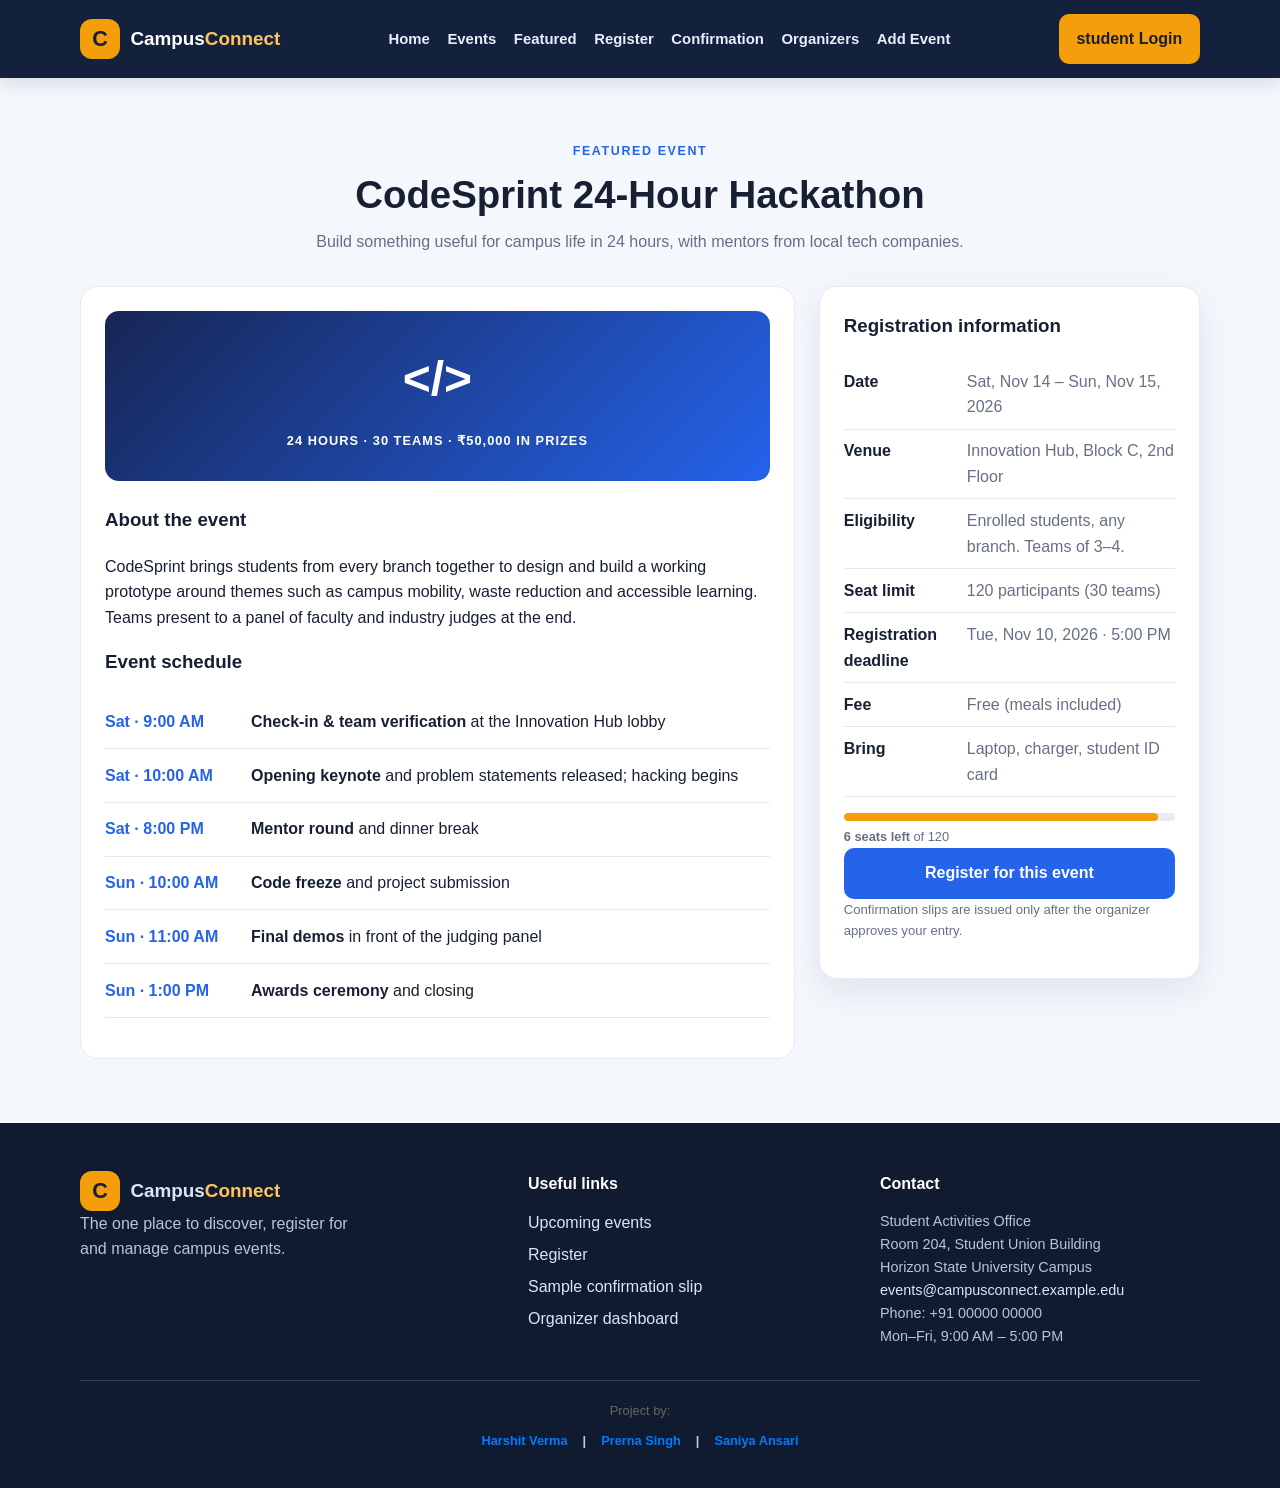
<file: featured.html>
<!DOCTYPE html>
<html lang="en">

<head>
  <meta charset="utf-8" />
  <meta content="width=device-width, initial-scale=1.0" name="viewport" />
  <title>CampusConnect | Featured Event</title>
  <meta content="CampusConnect campus event management and registration portal." name="description" />
  <link href="style.css" rel="stylesheet" />
</head>

<body id="top">
  <a class="skip-link" href="#main">Skip to main content</a>

  <header class="site-header">
    <div class="container header-inner">
      <a aria-label="CampusConnect home" class="brand" href="index.html">
        <span aria-hidden="true" class="brand-mark">C</span>
        <span class="brand-text">Campus<strong>Connect</strong></span>
      </a>

      <nav aria-label="Primary" class="main-nav">
        <ul>
          <li><a href="index.html">Home</a></li>
          <li><a href="events.html">Events</a></li>
          <li><a href="featured.html">Featured</a></li>
          <li><a href="register.html">Register</a></li>
          <li><a href="confirmation.html">Confirmation</a></li>
          <li><a href="dashboard.html">Organizers</a></li>
          <li><a href="add event.html">Add Event</a></li>
        </ul>
      </nav>

      <!-- Placeholder: a real login page would need a backend -->
      <a class="btn btn-accent header-cta" href="login.html" >student Login</a>
    </div>
  </header>

  
  </div>

  <main id="main">
    <section aria-labelledby="featured-title" class="section section-tint" id="featured">
      <div class="container">
        <div class="section-head">
          <p class="eyebrow eyebrow-dark">Featured event</p>
          <h2 id="featured-title">CodeSprint 24-Hour Hackathon</h2>
          <p class="section-lead">Build something useful for campus life in 24 hours, with mentors from local tech companies.</p>
        </div>

        <div class="featured-grid">
          <article class="featured-main">
            <div aria-hidden="true" class="featured-banner">
              <span class="banner-code">&lt;/&gt;</span>
              <span class="banner-label">24 HOURS &middot; 30 TEAMS &middot; ₹50,000 IN PRIZES</span>
            </div>

            <h3>About the event</h3>
            <p>
              CodeSprint brings students from every branch together to design and
              build a working prototype around themes such as campus mobility,
              waste reduction and accessible learning. Teams present to a panel of
              faculty and industry judges at the end.
            </p>

            <h3>Event schedule</h3>
            <ol class="timeline">
              <li>
                <time>Sat &middot; 9:00 AM</time>
                <span><strong>Check-in &amp; team verification</strong> at the Innovation Hub lobby</span>
              </li>
              <li>
                <time>Sat &middot; 10:00 AM</time>
                <span><strong>Opening keynote</strong> and problem statements released; hacking begins</span>
              </li>
              <li>
                <time>Sat &middot; 8:00 PM</time>
                <span><strong>Mentor round</strong> and dinner break</span>
              </li>
              <li>
                <time>Sun &middot; 10:00 AM</time>
                <span><strong>Code freeze</strong> and project submission</span>
              </li>
              <li>
                <time>Sun &middot; 11:00 AM</time>
                <span><strong>Final demos</strong> in front of the judging panel</span>
              </li>
              <li>
                <time>Sun &middot; 1:00 PM</time>
                <span><strong>Awards ceremony</strong> and closing</span>
              </li>
            </ol>
          </article>

          <aside aria-labelledby="reg-info-title" class="info-card">
            <h3 id="reg-info-title">Registration information</h3>
            <dl class="details">
              <div>
                <dt>Date</dt>
                <dd>Sat, Nov 14 &ndash; Sun, Nov 15, 2026</dd>
              </div>
              <div>
                <dt>Venue</dt>
                <dd>Innovation Hub, Block C, 2nd Floor</dd>
              </div>
              <div>
                <dt>Eligibility</dt>
                <dd>Enrolled students, any branch. Teams of 3&ndash;4.</dd>
              </div>
              <div>
                <dt>Seat limit</dt>
                <dd>120 participants (30 teams)</dd>
              </div>
              <div>
                <dt>Registration deadline</dt>
                <dd>Tue, Nov 10, 2026 &middot; 5:00 PM</dd>
              </div>
              <div>
                <dt>Fee</dt>
                <dd>Free (meals included)</dd>
              </div>
              <div>
                <dt>Bring</dt>
                <dd>Laptop, charger, student ID card</dd>
              </div>
            </dl>

            <div class="capacity">
              <div aria-label="95 percent full" class="meter fill-95 is-low" role="img"><span></span></div>
              <p><strong>6 seats left</strong> of 120</p>
            </div>

            <a class="btn btn-primary btn-block" href="register.html">Register for this event</a>
            <p class="fineprint">Confirmation slips are issued only after the organizer approves your entry.</p>
          </aside>
        </div>
      </div>
    </section>
  </main>

  <footer class="site-footer">
    <div class="container footer-grid">
      <div>
        <a aria-label="CampusConnect home" class="brand brand-light" href="index.html">
          <span aria-hidden="true" class="brand-mark">C</span>
          <span class="brand-text">Campus<strong>Connect</strong></span>
        </a>
        <p class="footer-about">The one place to discover, register for and manage campus events.</p>
      </div>

      <nav aria-labelledby="footer-links-title">
        <h2 id="footer-links-title">Useful links</h2>
        <ul>
          <li><a href="events.html">Upcoming events</a></li>
          <li><a href="register.html">Register</a></li>
          <li><a href="confirmation.html">Sample confirmation slip</a></li>
          <li><a href="dashboard.html">Organizer dashboard</a></li>
        </ul>
      </nav>

      <section aria-labelledby="footer-contact-title">
        <h2 id="footer-contact-title">Contact</h2>
        <address>
          Student Activities Office<br />
          Room 204, Student Union Building<br />
          Horizon State University Campus<br />
          <a href="mailto:events@campusconnect.example.edu">events@campusconnect.example.edu</a><br />
          Phone: +91 00000 00000<br />
          Mon&ndash;Fri, 9:00 AM &ndash; 5:00 PM
        </address>
      </section>
    </div>


    <div class="container footer-bottom" style="text-align: center; padding: 20px 0; font-family: sans-serif;">
      <p style="margin-bottom: 10px; color: #666;">Project by:</p>
      <div style="display: flex; justify-content: center; gap: 15px; font-weight: bold;">
        <a href="#" style="color: #007bff; text-decoration: none;">Harshit Verma</a>
        <span style="color: #ccc;">|</span>
        <a href="#" style="color: #007bff; text-decoration: none;">Prerna Singh</a>
        <span style="color: #ccc;">|</span>
        <a href="#" style="color: #007bff; text-decoration: none;">Saniya Ansari</a>
      </div>

 
  </footer>
</body>

</html>
</file>
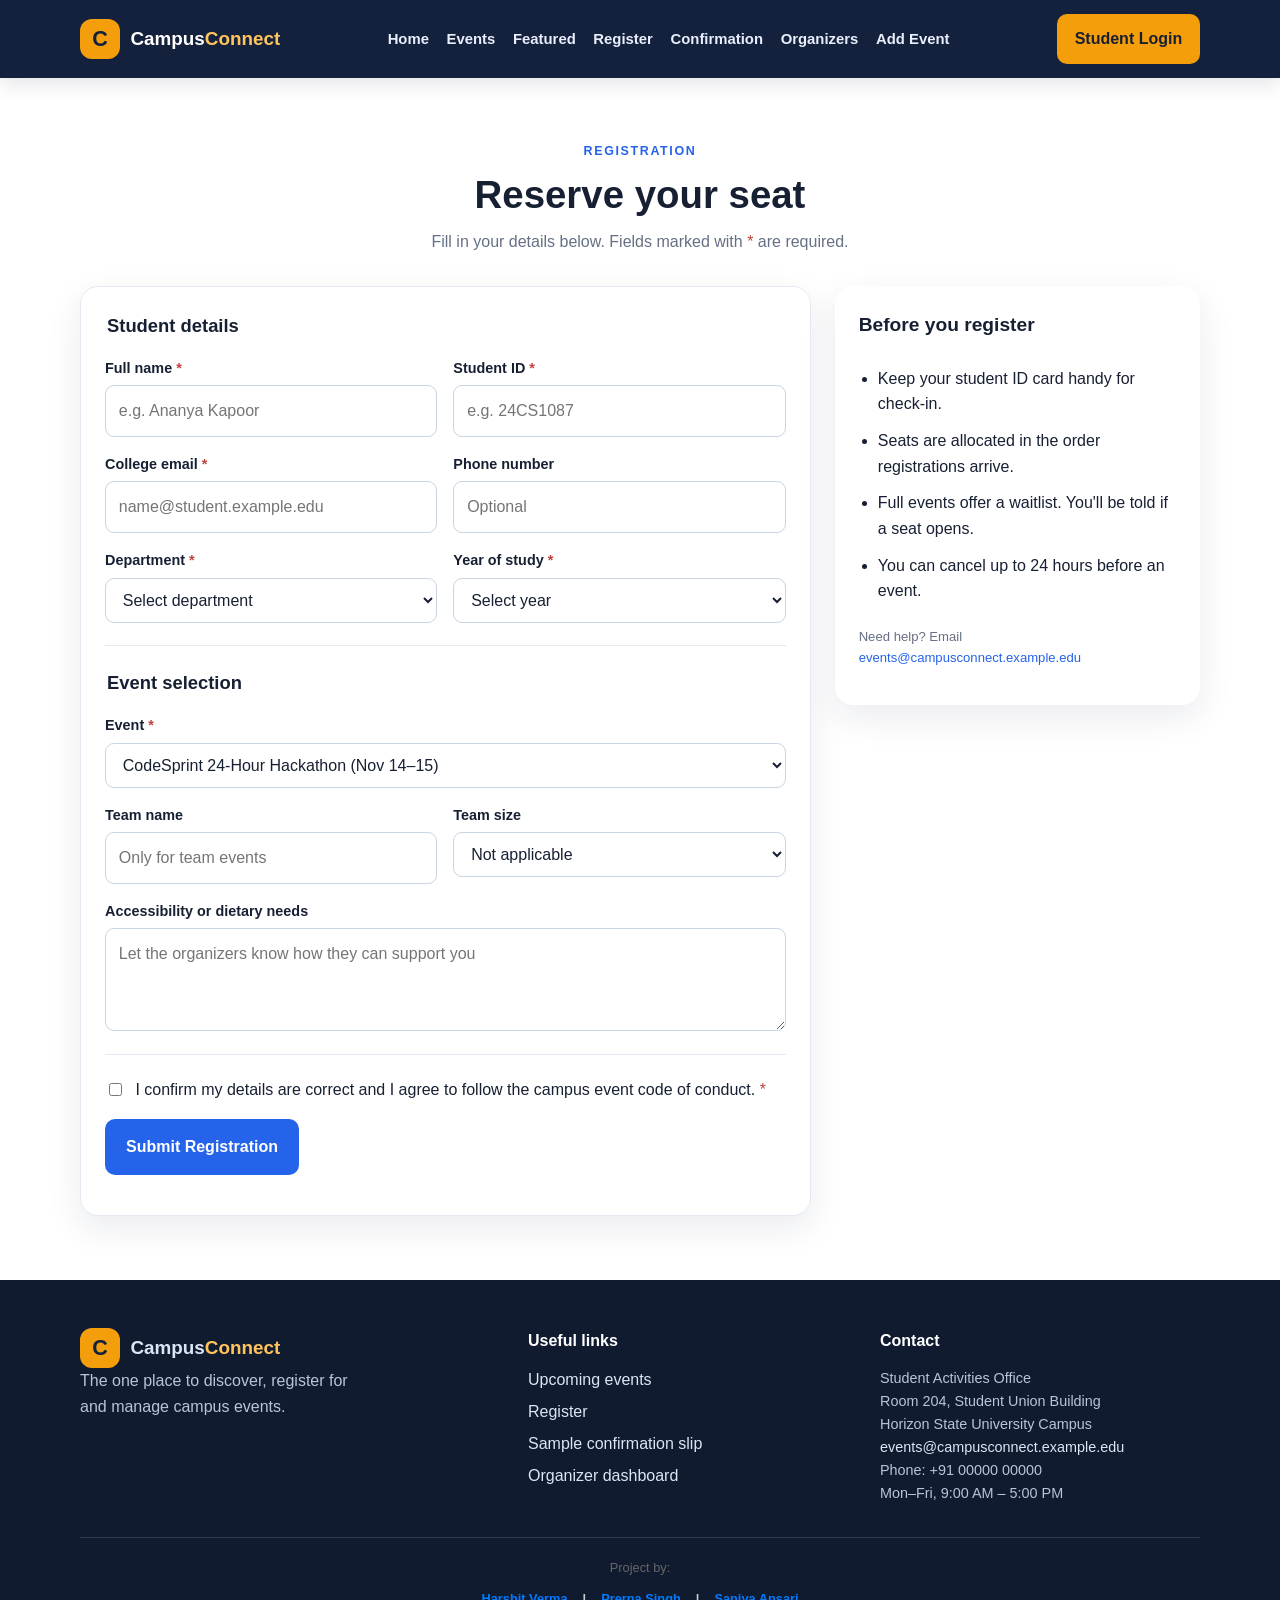
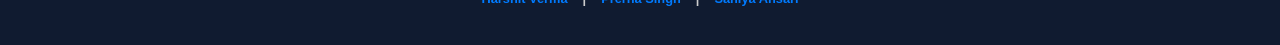
<file: register.html>
<!DOCTYPE html>
<html lang="en">

<head>
  <meta charset="utf-8" />
  <meta content="width=device-width, initial-scale=1.0" name="viewport" />
  <title>CampusConnect | Registration</title>
  <meta content="CampusConnect campus event management and registration portal." name="description" />
  <link href="style.css" rel="stylesheet" />
</head>

<body id="top">
  <a class="skip-link" href="#main">Skip to main content</a>

  <header class="site-header">
    <div class="container header-inner">
      <a aria-label="CampusConnect home" class="brand" href="index.html">
        <span aria-hidden="true" class="brand-mark">C</span>
        <span class="brand-text">Campus<strong>Connect</strong></span>
      </a>

      <nav aria-label="Primary" class="main-nav">
        <ul>
          <li><a href="index.html">Home</a></li>
          <li><a href="events.html">Events</a></li>
          <li><a href="featured.html">Featured</a></li>
          <li><a href="register.html">Register</a></li>
          <li><a href="confirmation.html">Confirmation</a></li>
          <li><a href="dashboard.html">Organizers</a></li>
          <li><a href="add event.html">Add Event</a></li>
        </ul>
      </nav>

      <!-- Placeholder: a real login page would need a backend -->
      <a class="btn btn-accent header-cta" href="login.html">Student Login</a>
    </div>
  </header>

  

  <main id="main">
    <section aria-labelledby="register-title" class="section" id="register">
      <div class="container">
        <div class="section-head">
          <p class="eyebrow eyebrow-dark">Registration</p>
          <h2 id="register-title">Reserve your seat</h2>
          <p class="section-lead">Fill in your details below. Fields marked with <span aria-hidden="true" class="req">*</span><span class="sr-only">an asterisk</span> are required.</p>
        </div>

        <div class="form-layout">
          <!-- type="button" on purpose: this form does not submit anywhere -->
          <form action="confirmation.html" aria-labelledby="register-title" class="reg-form" id="reg-form" method="get">

            <fieldset>
              <legend>Student details</legend>
              <div class="field-grid">
                <div class="field">
                  <label for="full-name">Full name <span aria-hidden="true" class="req">*</span></label>
                  <input autocomplete="name" id="full-name" name="full-name" placeholder="e.g. Ananya Kapoor" required="" type="text" />
                </div>

                <div class="field">
                  <label for="student-id">Student ID <span aria-hidden="true" class="req">*</span></label>
                  <input id="student-id" name="student-id" placeholder="e.g. 24CS1087" required="" type="text" />
                </div>

                <div class="field">
                  <label for="email">College email <span aria-hidden="true" class="req">*</span></label>
                  <input autocomplete="email" id="email" name="email" placeholder="name@student.example.edu" required="" type="email" />
                </div>

                <div class="field">
                  <label for="phone">Phone number</label>
                  <input autocomplete="tel" id="phone" name="phone" placeholder="Optional" type="tel" />
                </div>

                <div class="field">
                  <label for="department">Department <span aria-hidden="true" class="req">*</span></label>
                  <select id="department" name="department" required="">
                    <option value="">Select department</option>
                    <option>Computer Science &amp; Engineering</option>
                    <option>Electronics &amp; Communication</option>
                    <option>Mechanical Engineering</option>
                    <option>Business Administration</option>
                    <option>Arts &amp; Humanities</option>
                    <option>Sciences</option>
                  </select>
                </div>

                <div class="field">
                  <label for="year">Year of study <span aria-hidden="true" class="req">*</span></label>
                  <select id="year" name="year" required="">
                    <option value="">Select year</option>
                    <option>1st year</option>
                    <option>2nd year</option>
                    <option>3rd year</option>
                    <option>4th year</option>
                    <option>Postgraduate</option>
                  </select>
                </div>
              </div>
            </fieldset>

            <fieldset>
              <legend>Event selection</legend>
              <div class="field-grid">
                <div class="field field-wide">
                  <label for="event-select">Event <span aria-hidden="true" class="req">*</span></label>
                  <select id="event-select" name="event" required="">
                    <option value="">Choose an event</option>
                    <option>Tarang 2026: Annual College Fest (Nov 20&ndash;22)</option>
                    <option>Intro to Machine Learning with Python (Nov 7)</option>
                    <option>Careers in Sustainable Energy (Nov 12)</option>
                    <option selected="">CodeSprint 24-Hour Hackathon (Nov 14&ndash;15)</option>
                    <option>Inter-College Debate Championship (Nov 19)</option>
                    <option disabled="">Photography Walk &amp; Editing Masterclass (Full)</option>
                  </select>
                </div>

                <div class="field">
                  <label for="team-name">Team name</label>
                  <input id="team-name" name="team-name" placeholder="Only for team events" type="text" />
                </div>

                <div class="field">
                  <label for="team-size">Team size</label>
                  <select id="team-size" name="team-size">
                    <option value="">Not applicable</option>
                    <option>3 members</option>
                    <option>4 members</option>
                  </select>
                </div>

                <div class="field field-wide">
                  <label for="notes">Accessibility or dietary needs</label>
                  <textarea id="notes" name="notes" placeholder="Let the organizers know how they can support you" rows="3"></textarea>
                </div>
              </div>
            </fieldset>

            <div class="check">
              <input id="consent" name="consent" required="" type="checkbox" />
              <label for="consent">I confirm my details are correct and I agree to follow the campus event code of conduct. <span aria-hidden="true" class="req">*</span></label>
            </div>

            <button class="btn btn-primary btn-lg" type="submit">Submit Registration</button>
            <p aria-live="polite" class="form-msg" id="form-msg" role="status"></p>
          </form>

          <aside aria-labelledby="before-title" class="side-note">
            <h3 id="before-title">Before you register</h3>
            <ul class="ticks">
              <li>Keep your student ID card handy for check-in.</li>
              <li>Seats are allocated in the order registrations arrive.</li>
              <li>Full events offer a waitlist. You'll be told if a seat opens.</li>
              <li>You can cancel up to 24 hours before an event.</li>
            </ul>
            <p class="fineprint">Need help? Email <a href="mailto:events@campusconnect.example.edu">events@campusconnect.example.edu</a></p>
          </aside>
        </div>
      </div>
    </section>
  </main>

  <footer class="site-footer">
    <div class="container footer-grid">
      <div>
        <a aria-label="CampusConnect home" class="brand brand-light" href="index.html">
          <span aria-hidden="true" class="brand-mark">C</span>
          <span class="brand-text">Campus<strong>Connect</strong></span>
        </a>
        <p class="footer-about">The one place to discover, register for and manage campus events.</p>
      </div>

      <nav aria-labelledby="footer-links-title">
        <h2 id="footer-links-title">Useful links</h2>
        <ul>
          <li><a href="events.html">Upcoming events</a></li>
          <li><a href="register.html">Register</a></li>
          <li><a href="confirmation.html">Sample confirmation slip</a></li>
          <li><a href="dashboard.html">Organizer dashboard</a></li>
        </ul>
      </nav>

      <section aria-labelledby="footer-contact-title">
        <h2 id="footer-contact-title">Contact</h2>
        <address>
          Student Activities Office<br />
          Room 204, Student Union Building<br />
          Horizon State University Campus<br />
          <a href="mailto:events@campusconnect.example.edu">events@campusconnect.example.edu</a><br />
          Phone: +91 00000 00000<br />
          Mon&ndash;Fri, 9:00 AM &ndash; 5:00 PM
        </address>
      </section>
    </div>



    <div class="container footer-bottom" style="text-align: center; padding: 20px 0; font-family: sans-serif;">
      <p style="margin-bottom: 10px; color: #666;">Project by:</p>
      <div style="display: flex; justify-content: center; gap: 15px; font-weight: bold;">
        <a href="#" style="color: #007bff; text-decoration: none;">Harshit Verma</a>
        <span style="color: #ccc;">|</span>
        <a href="#" style="color: #007bff; text-decoration: none;">Prerna Singh</a>
        <span style="color: #ccc;">|</span>
        <a href="#" style="color: #007bff; text-decoration: none;">Saniya Ansari</a>
      </div>


   

  </footer>
</body>

</html>
</file>
<file: style.css>
/* CampusConnect — HTML and CSS only */

:root {
  --navy: #14213d;
  --blue: #2563eb;
  --orange: #f59e0b;
  --ink: #172033;
  --muted: #657085;
  --line: #e5eaf2;
  --pale: #f4f7fc;
  --white: #fff;
  --green: #138a5b;
  --red: #c2413b;
  --radius: 18px;
  --shadow: 0 12px 35px rgba(20, 33, 61, .09);
}

* {
  box-sizing: border-box;
}

html {
  scroll-behavior: smooth;
}

body {
  margin: 0;
  font-family: Inter, Segoe UI, Arial, sans-serif;
  color: var(--ink);
  line-height: 1.6;
  background: #fff;
}

a {
  color: var(--blue);
  text-decoration: none;
}

a:hover {
  text-decoration: underline;
}

.container {
  width: min(1120px, 92%);
  margin-inline: auto;
}

.skip-link {
  position: absolute;
  left: -9999px;
  top: 0;
}

.skip-link:focus {
  left: 1rem;
  top: 1rem;
  background: #fff;
  padding: .7rem;
  z-index: 99;
}

/* Header */
.site-header {
  background: var(--navy);
  color: #fff;
  position: sticky;
  top: 0;
  z-index: 10;
  box-shadow: 0 5px 20px #101b3020;
}

.header-inner {
  display: flex;
  align-items: center;
  justify-content: space-between;
  gap: 1.2rem;
  min-height: 78px;
}

.brand {
  display: inline-flex;
  align-items: center;
  gap: .65rem;
  color: #fff;
  font-size: 1.18rem;
  font-weight: 700;
  white-space: nowrap;
}

.brand:hover {
  text-decoration: none;
}

.brand-mark {
  display: grid;
  place-items: center;
  width: 40px;
  height: 40px;
  border-radius: 12px;
  background: var(--orange);
  color: var(--navy);
  font-size: 1.35rem;
  font-weight: 900;
}

.brand-text strong {
  color: #ffc45c;
}

.main-nav ul {
  display: flex;
  align-items: center;
  gap: 1.1rem;
  list-style: none;
  margin: 0;
  padding: 0;
}

.main-nav a {
  color: #e8eefb;
  font-weight: 600;
  font-size: .93rem;
}

.main-nav a:hover {
  color: #ffc45c;
}

/* Buttons */
.btn {
  display: inline-flex;
  justify-content: center;
  align-items: center;
  gap: .4rem;
  border: 1px solid transparent;
  border-radius: 10px;
  padding: .72rem 1.05rem;
  font-weight: 750;
  cursor: pointer;
  text-align: center;
  font: inherit;
  font-weight: 700;
}

.btn:hover {
  text-decoration: none;
  transform: translateY(-1px);
}

.btn-accent {
  background: var(--orange);
  color: #172033;
}

.btn-primary {
  background: var(--blue);
  color: #fff;
}

.btn-outline {
  border-color: #cbd5e1;
  color: var(--navy);
  background: #fff;
}

.btn-ghost {
  border-color: #ffffff8c;
  color: #fff;
  background: transparent;
}

.btn-lg {
  padding: .9rem 1.25rem;
}

.btn-block {
  width: 100%;
}

/* Demo banner */
.demo-banner {
  background: #fff7e5;
  color: #714b00;
  border-bottom: 1px solid #ffe4a3;
  padding: .65rem 0;
  font-size: .9rem;
}

/* Hero */
.hero {
  background: linear-gradient(135deg, #14213d, #233c69);
  color: #fff;
  padding: 4.3rem 0;
}

.hero-grid {
  display: grid;
  grid-template-columns: 1.4fr .8fr;
  gap: 3rem;
  align-items: center;
}

.eyebrow {
  text-transform: uppercase;
  letter-spacing: .13em;
  font-size: .78rem;
  font-weight: 800;
  color: #ffc45c;
  margin: 0 0 .7rem;
}

.eyebrow-dark {
  color: var(--blue);
}

h1,
h2,
h3,
p {
  margin-top: 0;
}

h1 {
  font-size: clamp(2.4rem, 5vw, 4rem);
  line-height: 1.08;
  letter-spacing: -.04em;
  margin-bottom: 1rem;
}

.hero-lead {
  color: #dce5f5;
  font-size: 1.08rem;
  max-width: 650px;
}

.hero-actions {
  display: flex;
  flex-wrap: wrap;
  gap: .8rem;
  margin: 1.5rem 0;
}

.hero-stats {
  display: flex;
  gap: 2rem;
  list-style: none;
  padding: 0;
  margin: 2rem 0 0;
}

.hero-stats li {
  display: grid;
}

.hero-stats strong {
  font-size: 1.45rem;
}

.hero-stats span {
  font-size: .85rem;
  color: #dce5f5;
}

/* Cards: hero, info, side note */
.hero-card,
.info-card,
.side-note {
  background: #fff;
  color: var(--ink);
  border-radius: var(--radius);
  padding: 1.5rem;
  box-shadow: var(--shadow);
}

.hero-card h2 {
  font-size: 1.3rem;
}

.mini-list {
  list-style: none;
  margin: 0;
  padding: 0;
}

.mini-list li {
  display: flex;
  gap: .8rem;
  align-items: center;
  padding: .85rem 0;
  border-bottom: 1px solid var(--line);
}

.mini-list li:last-child {
  border: 0;
}

.mini-list small {
  display: block;
  color: var(--muted);
}

.date-tile {
  display: grid;
  place-items: center;
  min-width: 54px;
  padding: .35rem;
  border-radius: 10px;
  background: #fff0cf;
  color: #714b00;
}

.date-tile b {
  font-size: .7rem;
}

.date-tile i {
  font-size: 1.25rem;
  font-style: normal;
  font-weight: 800;
}

/* Sections */
.section {
  padding: 4rem 0;
}

.section-tint {
  background: var(--pale);
}

.section-head {
  max-width: 760px;
  margin: 0 auto 2rem;
  text-align: center;
}

.section-head h2 {
  font-size: clamp(1.8rem, 3vw, 2.6rem);
  line-height: 1.15;
  margin-bottom: .7rem;
}

.section-lead {
  color: var(--muted);
}

/* Toolbar: search and filters */
.toolbar {
  display: flex;
  justify-content: space-between;
  gap: 1rem;
  align-items: center;
  flex-wrap: wrap;
  margin-bottom: 1.5rem;
}

.search {
  display: flex;
  gap: .5rem;
  flex: 1;
  min-width: 260px;
}

.search input {
  flex: 1;
  min-width: 0;
}

.search-icon {
  align-self: center;
}

.chips {
  display: flex;
  gap: .45rem;
  flex-wrap: wrap;
  list-style: none;
  padding: 0;
  margin: 0;
}

.chip {
  border: 1px solid #d6deeb;
  border-radius: 999px;
  background: #fff;
  padding: .45rem .8rem;
  color: var(--ink);
}

/* Event cards */
.card-grid {
  display: grid;
  grid-template-columns: repeat(3, minmax(0, 1fr));
  gap: 1.2rem;
}

.event-card {
  display: flex;
  flex-direction: column;
  background: #fff;
  border: 1px solid var(--line);
  border-radius: var(--radius);
  overflow: hidden;
  box-shadow: 0 6px 22px #14213d08;
}

.card-body {
  padding: 1.25rem;
  flex: 1;
}

.card-tags {
  display: flex;
  justify-content: space-between;
  gap: .5rem;
  flex-wrap: wrap;
  margin-bottom: .8rem;
}

.badge,
.seat-chip {
  display: inline-block;
  border-radius: 999px;
  padding: .25rem .6rem;
  font-size: .76rem;
  font-weight: 750;
  background: #edf2ff;
  color: #304b9b;
}

.seat-chip.ok {
  background: #e5f7ee;
  color: #14744b;
}

.seat-chip.low {
  background: #fff0d5;
  color: #925d00;
}

.seat-chip.full {
  background: #fde8e7;
  color: #a52f2b;
}

.seat-chip.pending {
  background: #eee8ff;
  color: #6841a5;
}

.event-card h3 {
  font-size: 1.18rem;
  line-height: 1.3;
  margin-bottom: .8rem;
}

.meta {
  list-style: none;
  padding: 0;
  margin: .8rem 0;
  color: var(--muted);
  font-size: .88rem;
}

.meta li {
  display: flex;
  gap: .5rem;
  margin: .35rem 0;
}

.desc {
  font-size: .93rem;
}

.audience {
  font-size: .85rem;
  color: var(--muted);
}

.capacity {
  margin-top: 1rem;
}

.capacity p {
  font-size: .8rem;
  color: var(--muted);
  margin: .4rem 0 0;
}

/* Seat meter */
.meter {
  height: 8px;
  border-radius: 99px;
  background: #e8edf5;
  overflow: hidden;
}

.meter span {
  display: block;
  height: 100%;
  background: var(--green);
  border-radius: inherit;
}

.fill-40 span {
  width: 40%;
}

.fill-56 span {
  width: 56%;
}

.fill-72 span {
  width: 72%;
}

.fill-77 span {
  width: 77%;
  background: var(--orange);
}

.fill-95 span {
  width: 95%;
  background: var(--orange);
}

.fill-100 span {
  width: 100%;
  background: var(--red);
}

.card-actions {
  display: flex;
  gap: .6rem;
  padding: 0 1.25rem 1.25rem;
}

.card-actions .btn {
  flex: 1;
  font-size: .9rem;
}

/* Featured event */
.featured-grid {
  display: grid;
  grid-template-columns: 1.5fr .8fr;
  gap: 1.5rem;
  align-items: start;
}

.featured-main,
.info-card {
  border: 1px solid var(--line);
  border-radius: var(--radius);
  background: #fff;
  padding: 1.5rem;
}

.featured-banner {
  min-height: 170px;
  border-radius: 14px;
  background: linear-gradient(135deg, #172554, #2563eb);
  color: #fff;
  display: flex;
  flex-direction: column;
  align-items: center;
  justify-content: center;
  gap: .8rem;
  margin-bottom: 1.5rem;
}

.banner-code {
  font-size: 3rem;
  font-weight: 900;
}

.banner-label {
  font-size: .8rem;
  font-weight: 800;
  letter-spacing: .08em;
  text-align: center;
}

.timeline {
  list-style: none;
  padding: 0;
  margin: 1rem 0;
}

.timeline li {
  display: grid;
  grid-template-columns: 130px 1fr;
  gap: 1rem;
  padding: .85rem 0;
  border-bottom: 1px solid var(--line);
}

.timeline time {
  font-weight: 800;
  color: var(--blue);
}

.details {
  margin: 0 0 1rem;
}

.details div {
  display: grid;
  grid-template-columns: 115px 1fr;
  gap: .5rem;
  padding: .55rem 0;
  border-bottom: 1px solid var(--line);
}

.details dt {
  font-weight: 750;
}

.details dd {
  margin: 0;
  color: var(--muted);
}

.fineprint {
  font-size: .82rem;
  color: var(--muted);
}

/* Registration form */
.form-layout {
  display: grid;
  grid-template-columns: 1.4fr .7fr;
  gap: 1.5rem;
  align-items: start;
}

.reg-form {
  border: 1px solid var(--line);
  border-radius: var(--radius);
  padding: 1.5rem;
  background: #fff;
  box-shadow: var(--shadow);
}

fieldset {
  border: 0;
  border-bottom: 1px solid var(--line);
  padding: 0 0 1.4rem;
  margin: 0 0 1.4rem;
}

legend {
  font-size: 1.15rem;
  font-weight: 800;
  margin-bottom: 1rem;
}

.field-grid {
  display: grid;
  grid-template-columns: repeat(2, minmax(0, 1fr));
  gap: 1rem;
}

.field {
  display: flex;
  flex-direction: column;
  gap: .35rem;
}

.field-wide {
  grid-column: 1 / -1;
}

.field label {
  font-weight: 700;
  font-size: .9rem;
}

.req {
  color: #c2413b;
}

input,
select,
textarea {
  width: 100%;
  padding: .75rem .8rem;
  border: 1px solid #cbd5e1;
  border-radius: 9px;
  background: #fff;
  color: var(--ink);
  font: inherit;
}

input:focus,
select:focus,
textarea:focus {
  outline: 3px solid #2563eb2c;
  border-color: var(--blue);
}

textarea {
  resize: vertical;
}

.check {
  display: flex;
  align-items: flex-start;
  gap: .65rem;
  margin: 1rem 0;
}

.check input {
  width: auto;
  margin-top: .35rem;
}

.side-note h3 {
  font-size: 1.2rem;
}

.ticks {
  padding-left: 1.2rem;
}

.ticks li {
  padding: .35rem 0;
}

/* Confirmation slip */
.slip {
  max-width: 850px;
  margin: auto;
  border: 1px solid #d6deeb;
  border-radius: 18px;
  overflow: hidden;
  background: #fff;
  box-shadow: var(--shadow);
}

.slip-head {
  background: var(--navy);
  color: #fff;
  padding: 1.4rem 1.7rem;
  display: flex;
  align-items: center;
  justify-content: space-between;
  gap: 1rem;
}

.brand-light {
  color: #fff;
}

.slip-title {
  text-align: right;
}

.slip-title p {
  margin: 0;
  color: #dce5f5;
}

.slip-title strong {
  font-size: .9rem;
}

.slip-body {
  padding: 1.7rem;
}

.slip-status {
  display: inline-block;
  padding: .35rem .7rem;
  border-radius: 99px;
  background: #e5f7ee;
  color: #14744b;
  font-weight: 800;
  font-size: .85rem;
}

.slip-body h3 {
  font-size: 1.5rem;
  margin: .8rem 0 1.2rem;
}

.slip-grid {
  display: grid;
  grid-template-columns: repeat(2, minmax(0, 1fr));
  gap: 1rem;
}

.slip-grid div {
  padding: .7rem;
  border: 1px solid var(--line);
  border-radius: 10px;
}

.slip-grid dt {
  font-size: .78rem;
  color: var(--muted);
}

.slip-grid dd {
  margin: .2rem 0 0;
  font-weight: 750;
  overflow-wrap: anywhere;
}

.slip-divider {
  border-top: 2px dashed #d7deea;
}

.slip-foot {
  display: flex;
  justify-content: space-between;
  gap: 1rem;
  padding: 1.2rem 1.7rem;
}

.slip-notes p {
  font-size: .85rem;
  margin: .2rem 0;
}

.barcode {
  width: 110px;
  min-width: 110px;
  height: 52px;
  background: repeating-linear-gradient(90deg, #14213d 0 2px, #fff 2px 4px, #14213d 4px 5px, #fff 5px 8px);
}

/* Organizer dashboard */
.dash {
  border: 1px solid var(--line);
  border-radius: var(--radius);
  padding: 1.5rem;
  background: #fff;
  box-shadow: var(--shadow);
}

.dash-bar {
  display: flex;
  justify-content: space-between;
  align-items: center;
  gap: 1rem;
  border-bottom: 1px solid var(--line);
  padding-bottom: 1rem;
}

.dash-bar p {
  margin: 0;
}

.stat-grid {
  display: grid;
  grid-template-columns: repeat(4, minmax(0, 1fr));
  gap: 1rem;
  list-style: none;
  padding: 1.2rem 0;
  margin: 0;
}

.stat-grid li {
  display: grid;
  gap: .15rem;
  background: var(--pale);
  padding: 1rem;
  border-radius: 12px;
}

.stat-icon {
  font-size: 1.3rem;
}

.stat-grid strong {
  font-size: 1.8rem;
}

.stat-grid li span:last-child {
  font-size: .85rem;
  color: var(--muted);
}

.table-title {
  margin: 1.2rem 0 .6rem;
}

.table-wrap {
  overflow-x: auto;
  border: 1px solid var(--line);
  border-radius: 12px;
  margin-bottom: 1.3rem;
}

table {
  border-collapse: collapse;
  width: 100%;
  font-size: .88rem;
}

th,
td {
  text-align: left;
  padding: .8rem;
  border-bottom: 1px solid var(--line);
  white-space: nowrap;
}

thead {
  background: #f3f6fb;
}

tbody tr:last-child th,
tbody tr:last-child td {
  border-bottom: 0;
}

.meter-sm {
  min-width: 90px;
  width: 90px;
}

.dash-note {
  margin: 1rem 0 0;
}

/* Footer */
.site-footer {
  background: #101b30;
  color: #dce5f5;
  padding: 3rem 0 1rem;
}

.footer-grid {
  display: grid;
  grid-template-columns: 1.3fr 1fr 1fr;
  gap: 2rem;
}

.footer-about {
  max-width: 280px;
  color: #b7c4d9;
}

.site-footer h2 {
  font-size: 1rem;
  color: #fff;
}

.site-footer ul {
  list-style: none;
  padding: 0;
  margin: 0;
}

.site-footer li {
  margin: .4rem 0;
}

.site-footer a {
  color: #dce5f5;
}

.site-footer address {
  font-style: normal;
  font-size: .9rem;
  color: #b7c4d9;
}

.footer-bottom {
  border-top: 1px solid #ffffff24;
  margin-top: 2rem;
  padding-top: 1rem;
  font-size: .8rem;
  color: #aebbd0;
}

.footer-bottom p {
  margin: 0;
}

/* Tablet */
@media (max-width: 900px) {
  .header-inner {
    flex-wrap: wrap;
    padding: .8rem 0;
  }

  .main-nav {
    order: 3;
    width: 100%;
    overflow-x: auto;
  }

  .main-nav ul {
    justify-content: center;
    padding-bottom: .25rem;
  }

  .hero-grid,
  .featured-grid,
  .form-layout {
    grid-template-columns: 1fr;
  }

  .card-grid {
    grid-template-columns: repeat(2, minmax(0, 1fr));
  }

  .hero {
    padding: 3rem 0;
  }

  .hero-card {
    max-width: none;
  }

  .stat-grid {
    grid-template-columns: repeat(2, minmax(0, 1fr));
  }
}

/* Mobile */
@media (max-width: 600px) {
  .header-inner {
    gap: .7rem;
  }

  .header-cta {
    padding: .55rem .7rem;
    font-size: .85rem;
  }

  .brand {
    font-size: 1rem;
  }

  .brand-mark {
    width: 34px;
    height: 34px;
  }

  .card-grid {
    grid-template-columns: 1fr;
  }

  .section {
    padding: 2.8rem 0;
  }

  .hero-stats {
    gap: 1rem;
    justify-content: space-between;
  }

  .toolbar {
    align-items: stretch;
  }

  .search {
    min-width: 100%;
  }

  .field-grid,
  .slip-grid {
    grid-template-columns: 1fr;
  }

  .timeline li {
    grid-template-columns: 1fr;
    gap: .2rem;
  }

  .details div {
    grid-template-columns: 95px 1fr;
  }

  .slip-head,
  .slip-foot {
    align-items: flex-start;
    flex-direction: column;
  }

  .slip-title {
    text-align: left;
  }

  .footer-grid {
    grid-template-columns: 1fr;
    gap: 1.4rem;
  }

  .dash {
    padding: .8rem;
  }

  .dash-bar {
    align-items: flex-start;
    flex-direction: column;
  }

  .stat-grid strong {
    font-size: 1.5rem;
  }
}

/* Print */
@media print {
  .site-header,
  .demo-banner,
  .site-footer,
  .no-print {
    display: none !important;
  }

  body {
    background: #fff;
  }

  .section {
    padding: 0;
  }

  .slip {
    box-shadow: none;
    border: 1px solid #999;
  }

  .slip-head {
    print-color-adjust: exact;
    -webkit-print-color-adjust: exact;
  }
}
/* CampusConnect: login page extras (loads after style.css, uses the same variables) */

/* Centered narrow layout */
.login-wrap {
  max-width: 460px;
  margin: 0 auto;
}

.login-fields {
  display: grid;
  gap: 1rem;
}

.login-row {
  display: flex;
  justify-content: space-between;
  align-items: center;
  gap: 1rem;
  flex-wrap: wrap;
  margin: 1rem 0 1.4rem;
}

.login-row .check {
  margin: 0;
}

.login-row a {
  font-size: .9rem;
  font-weight: 600;
}

.login-alt {
  margin: 1.2rem 0 0;
  padding-top: 1.2rem;
  border-top: 1px solid var(--line);
  text-align: center;
  font-size: .93rem;
  color: var(--muted);
}

.login-help {
  margin-top: 1.2rem;
}

/* Role picker: radio buttons styled like the filter chips */
.role-pick {
  margin-bottom: 1.4rem;
}

.role-options {
  position: relative;
  display: flex;
  gap: .5rem;
}

.role-options input {
  position: absolute;
  width: 1px;
  height: 1px;
  padding: 0;
  opacity: 0;
}

.role-options label {
  flex: 1;
  border: 1px solid #d6deeb;
  border-radius: 999px;
  background: #fff;
  padding: .45rem .8rem;
  color: var(--ink);
  font-size: .9rem;
  font-weight: 700;
  text-align: center;
  cursor: pointer;
}

.role-options input:checked + label {
  background: var(--blue);
  border-color: var(--blue);
  color: #fff;
}

.role-options input:focus-visible + label {
  outline: 3px solid #2563eb2c;
  outline-offset: 2px;
}

/* Visually hidden helper text (also used on other pages) */
.sr-only {
  position: absolute;
  width: 1px;
  height: 1px;
  margin: -1px;
  padding: 0;
  overflow: hidden;
  clip: rect(0, 0, 0, 0);
  white-space: nowrap;
  border: 0;
}




/* ===== ADD EVENT PAGE ===== */

.add-event-page {
    margin: 0;
    min-height: 100vh;
    background: #f5f7fb;
    color: #202b3c;
    font-family: Arial, Helvetica, sans-serif;
}

.add-event-page .add-event-main {
    width: 90%;
    max-width: 1000px;
    margin: 45px auto;
}

.add-event-page .add-event-heading {
    text-align: center;
    margin-bottom: 28px;
}

.add-event-page .add-event-label {
    color: #5265e8;
    font-size: 13px;
    font-weight: bold;
    letter-spacing: 2px;
    margin-bottom: 10px;
}

.add-event-page .add-event-heading h1 {
    font-size: 34px;
    margin: 0 0 12px;
    color: #17243b;
}

.add-event-page .add-event-heading > p:last-child {
    color: #697386;
    line-height: 1.6;
    margin: 0;
}

.add-event-page .add-event-card {
    background: #ffffff;
    padding: 32px;
    border-radius: 16px;
    box-shadow: 0 8px 30px rgba(26, 39, 68, 0.08);
    border: 1px solid #e7ebf3;
}

.add-event-page .add-event-form-grid {
    display: grid;
    grid-template-columns: repeat(2, minmax(0, 1fr));
    gap: 22px;
}

.add-event-page .add-event-field {
    display: flex;
    flex-direction: column;
    gap: 9px;
    min-width: 0;
}

.add-event-page .add-event-full {
    grid-column: 1 / -1;
}

.add-event-page .add-event-field label {
    font-size: 14px;
    font-weight: 600;
    color: #27364b;
}

.add-event-page .add-event-field input,
.add-event-page .add-event-field select,
.add-event-page .add-event-field textarea {
    box-sizing: border-box;
    width: 100%;
    padding: 13px 14px;
    border: 1px solid #d8deea;
    border-radius: 8px;
    background: #ffffff;
    color: #202b3c;
    font-family: inherit;
    font-size: 14px;
    outline: none;
}

.add-event-page .add-event-field input,
.add-event-page .add-event-field select {
    min-height: 46px;
}

.add-event-page .add-event-field textarea {
    resize: vertical;
    min-height: 130px;
    line-height: 1.6;
}

.add-event-page .add-event-field input:focus,
.add-event-page .add-event-field select:focus,
.add-event-page .add-event-field textarea:focus {
    border-color: #5265e8;
    box-shadow: 0 0 0 3px rgba(82, 101, 232, 0.12);
}

.add-event-page .add-event-actions {
    display: flex;
    justify-content: flex-end;
    align-items: center;
    gap: 14px;
    margin-top: 28px;
    padding-top: 22px;
    border-top: 1px solid #edf0f5;
}

.add-event-page .add-event-cancel,
.add-event-page .add-event-submit {
    display: inline-flex;
    align-items: center;
    justify-content: center;
    min-height: 44px;
    padding: 0 22px;
    border-radius: 8px;
    font-size: 14px;
    font-weight: 600;
    text-decoration: none;
    cursor: pointer;
    box-sizing: border-box;
}

.add-event-page .add-event-cancel {
    border: 1px solid #d8deea;
    background: #ffffff;
    color: #37445a;
}

.add-event-page .add-event-submit {
    border: 1px solid #5265e8;
    background: #5265e8;
    color: #ffffff;
}

.add-event-page .add-event-cancel:hover {
    background: #f3f5fa;
}

.add-event-page .add-event-submit:hover {
    background: #3e50d0;
}

.add-event-page .add-event-note {
    margin: 18px 0;
    color: #6b7587;
    font-size: 13px;
    line-height: 1.6;
    text-align: center;
}

.add-event-page .site-footer {
    margin-top: 45px;
}
</file>
